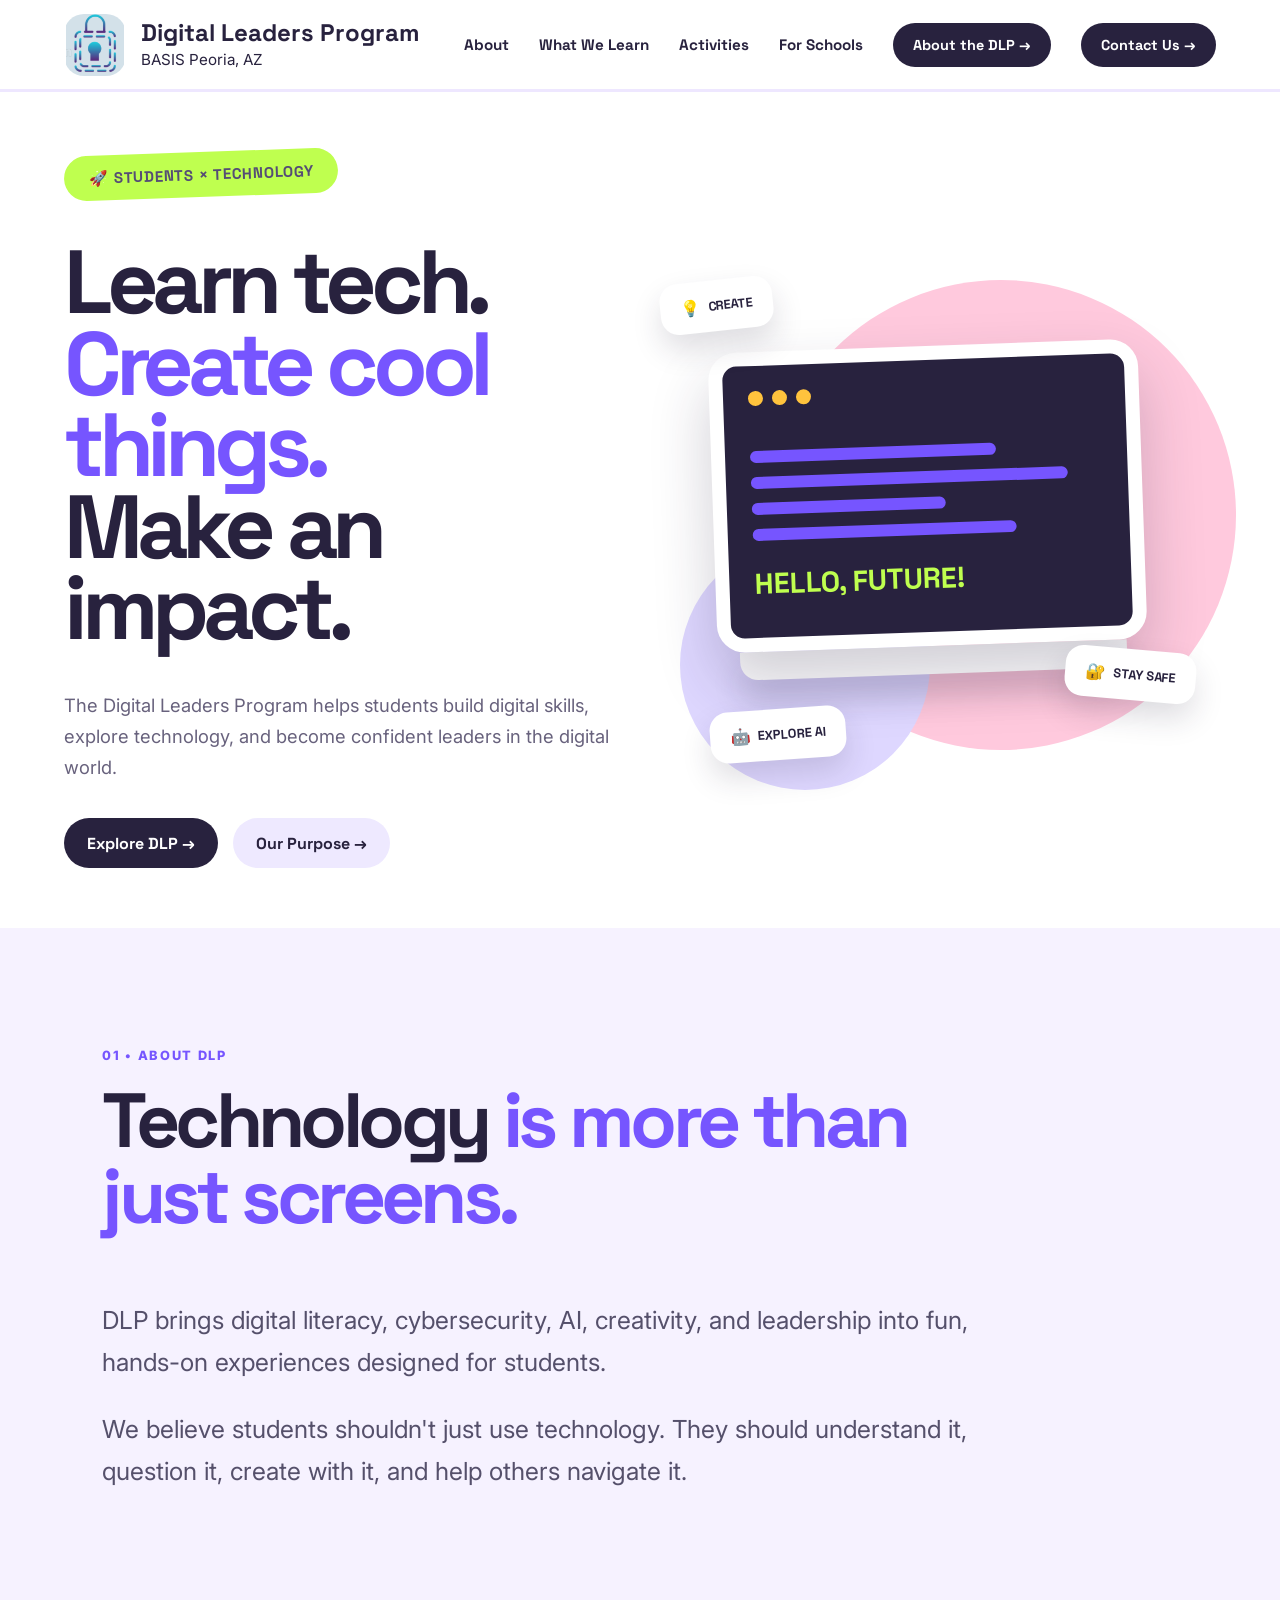
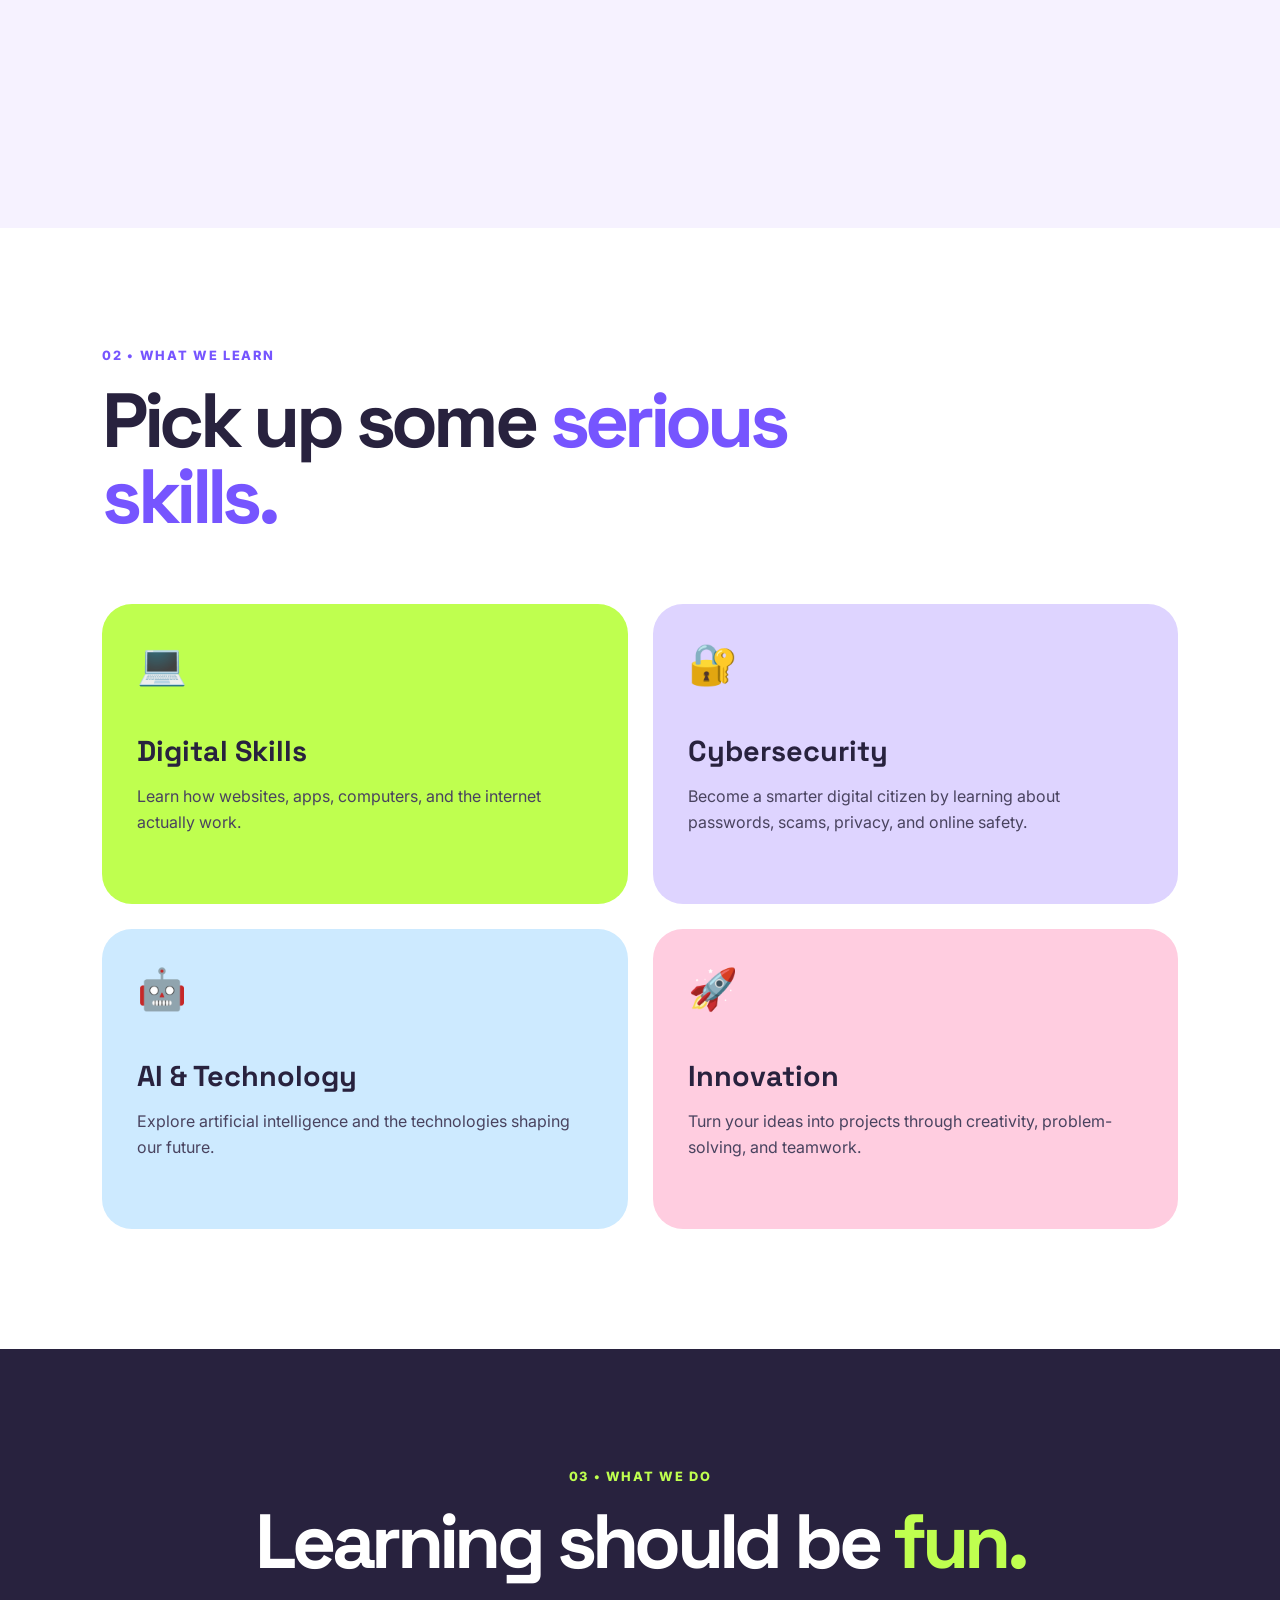
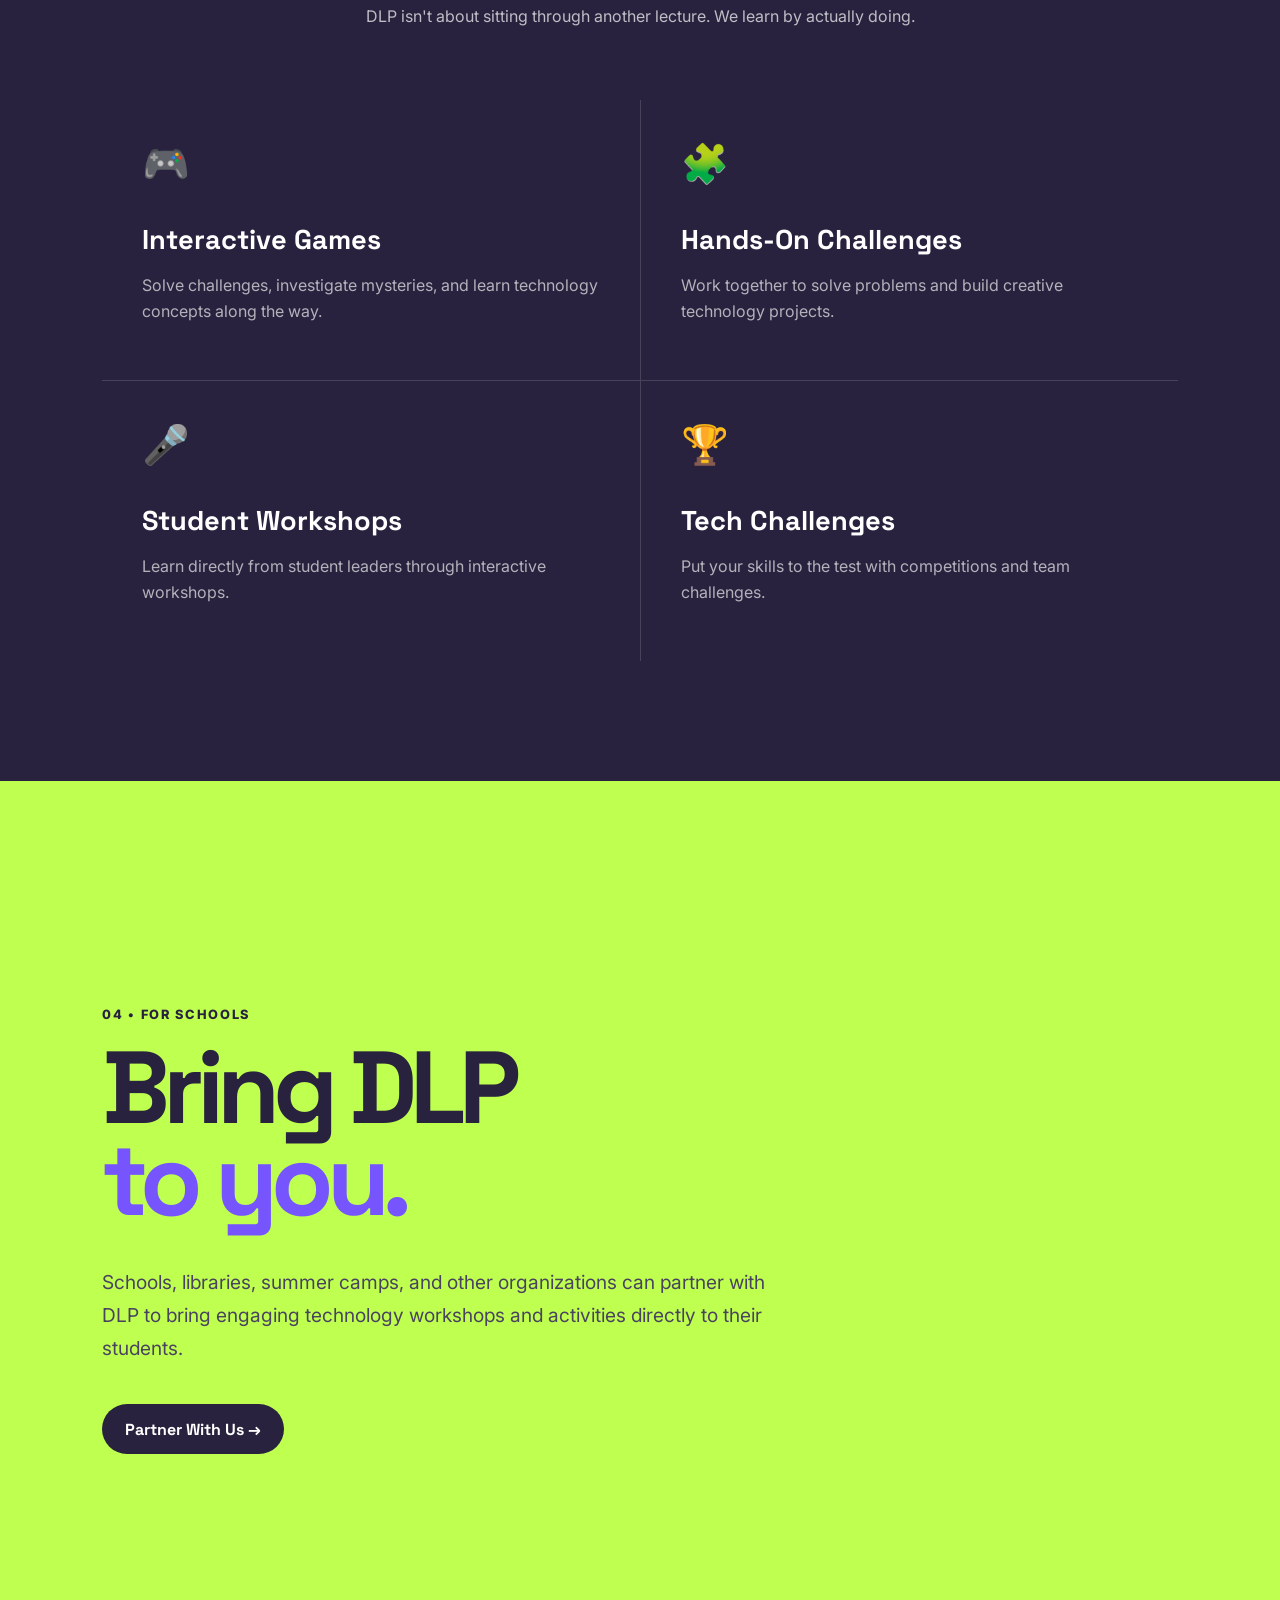
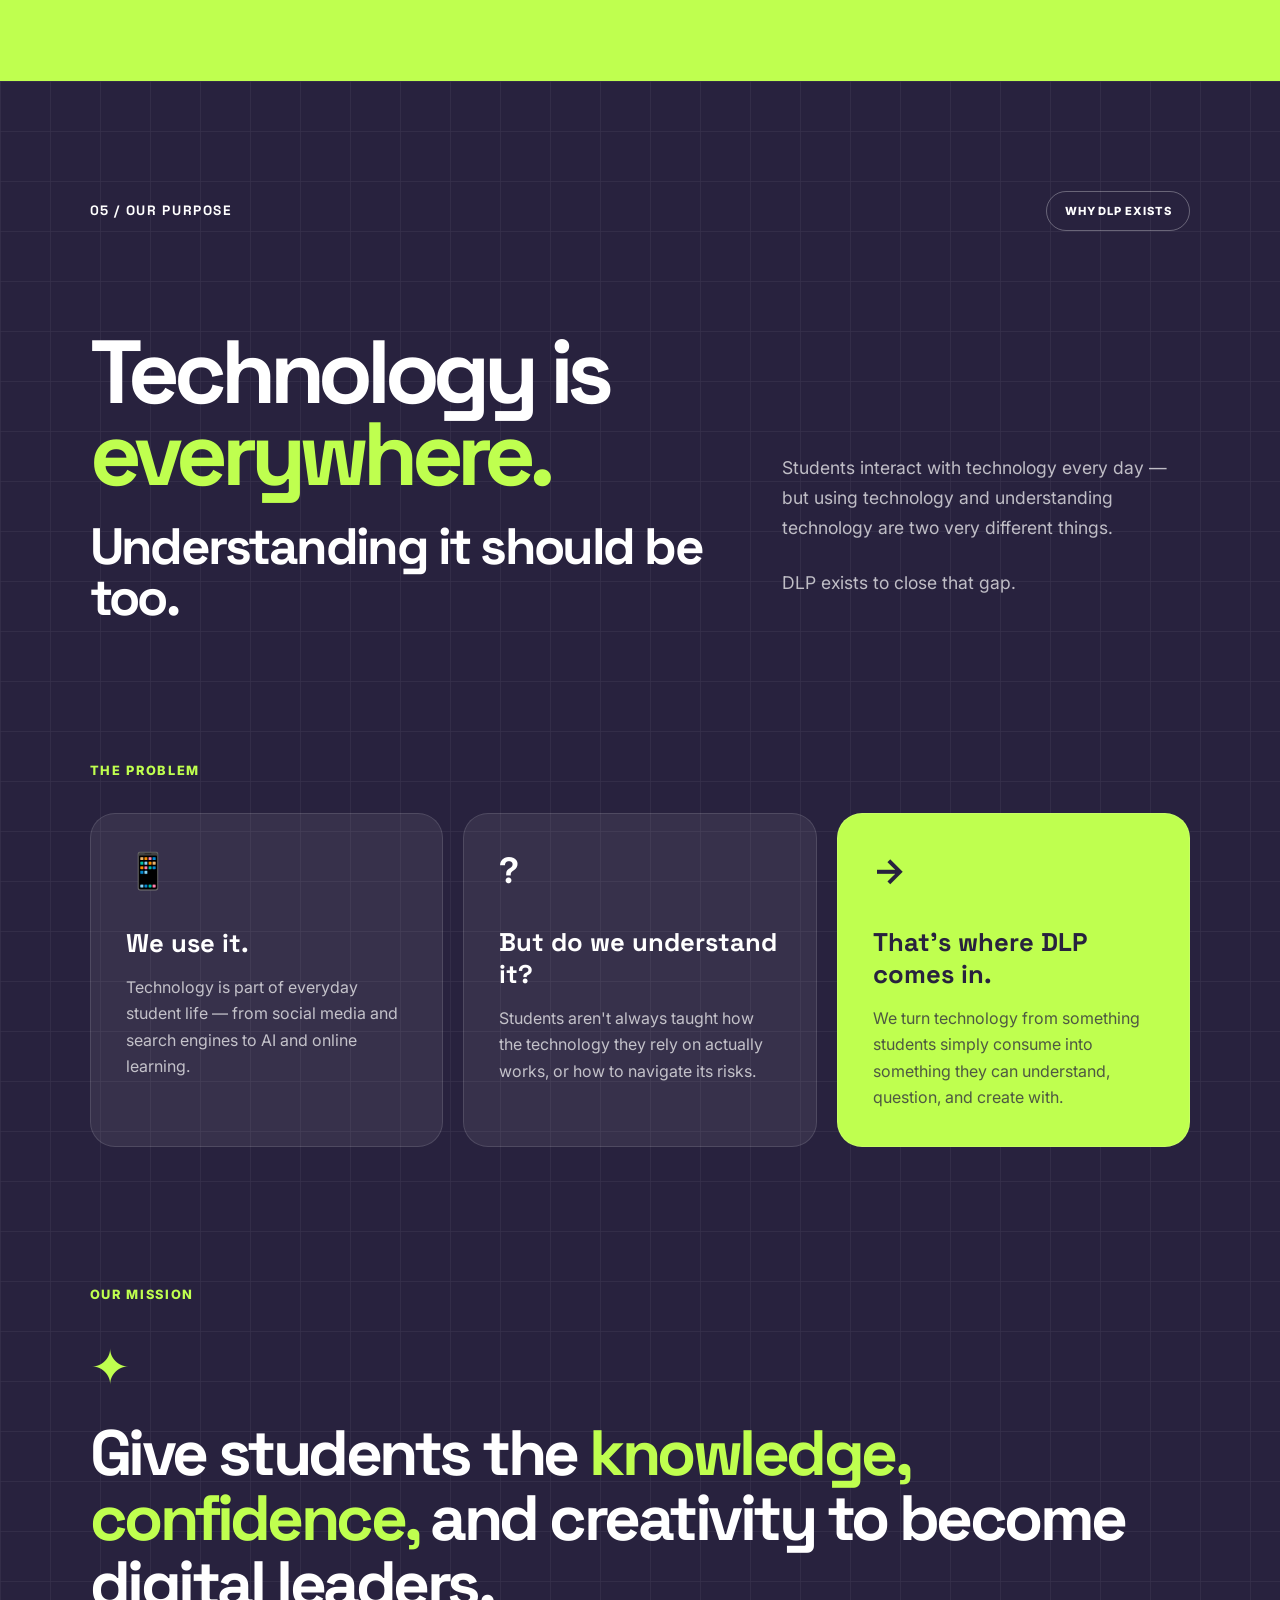
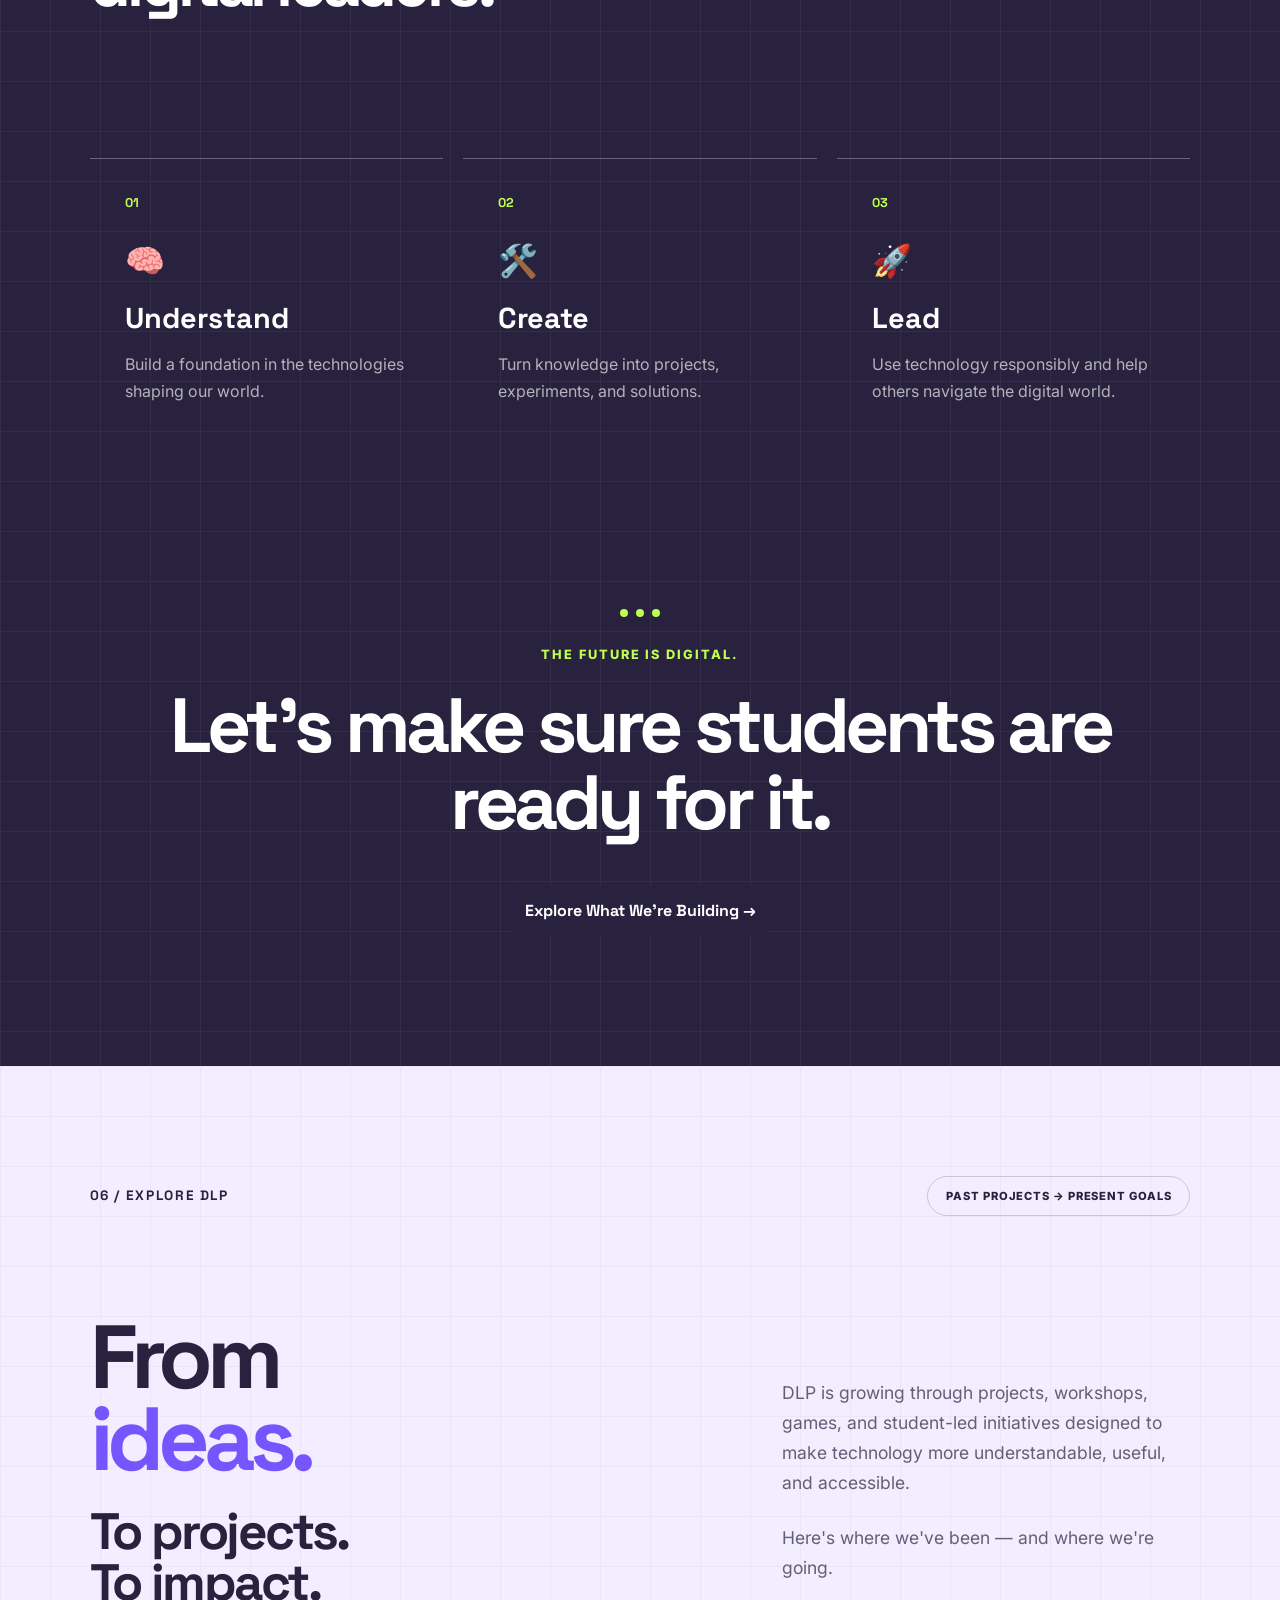
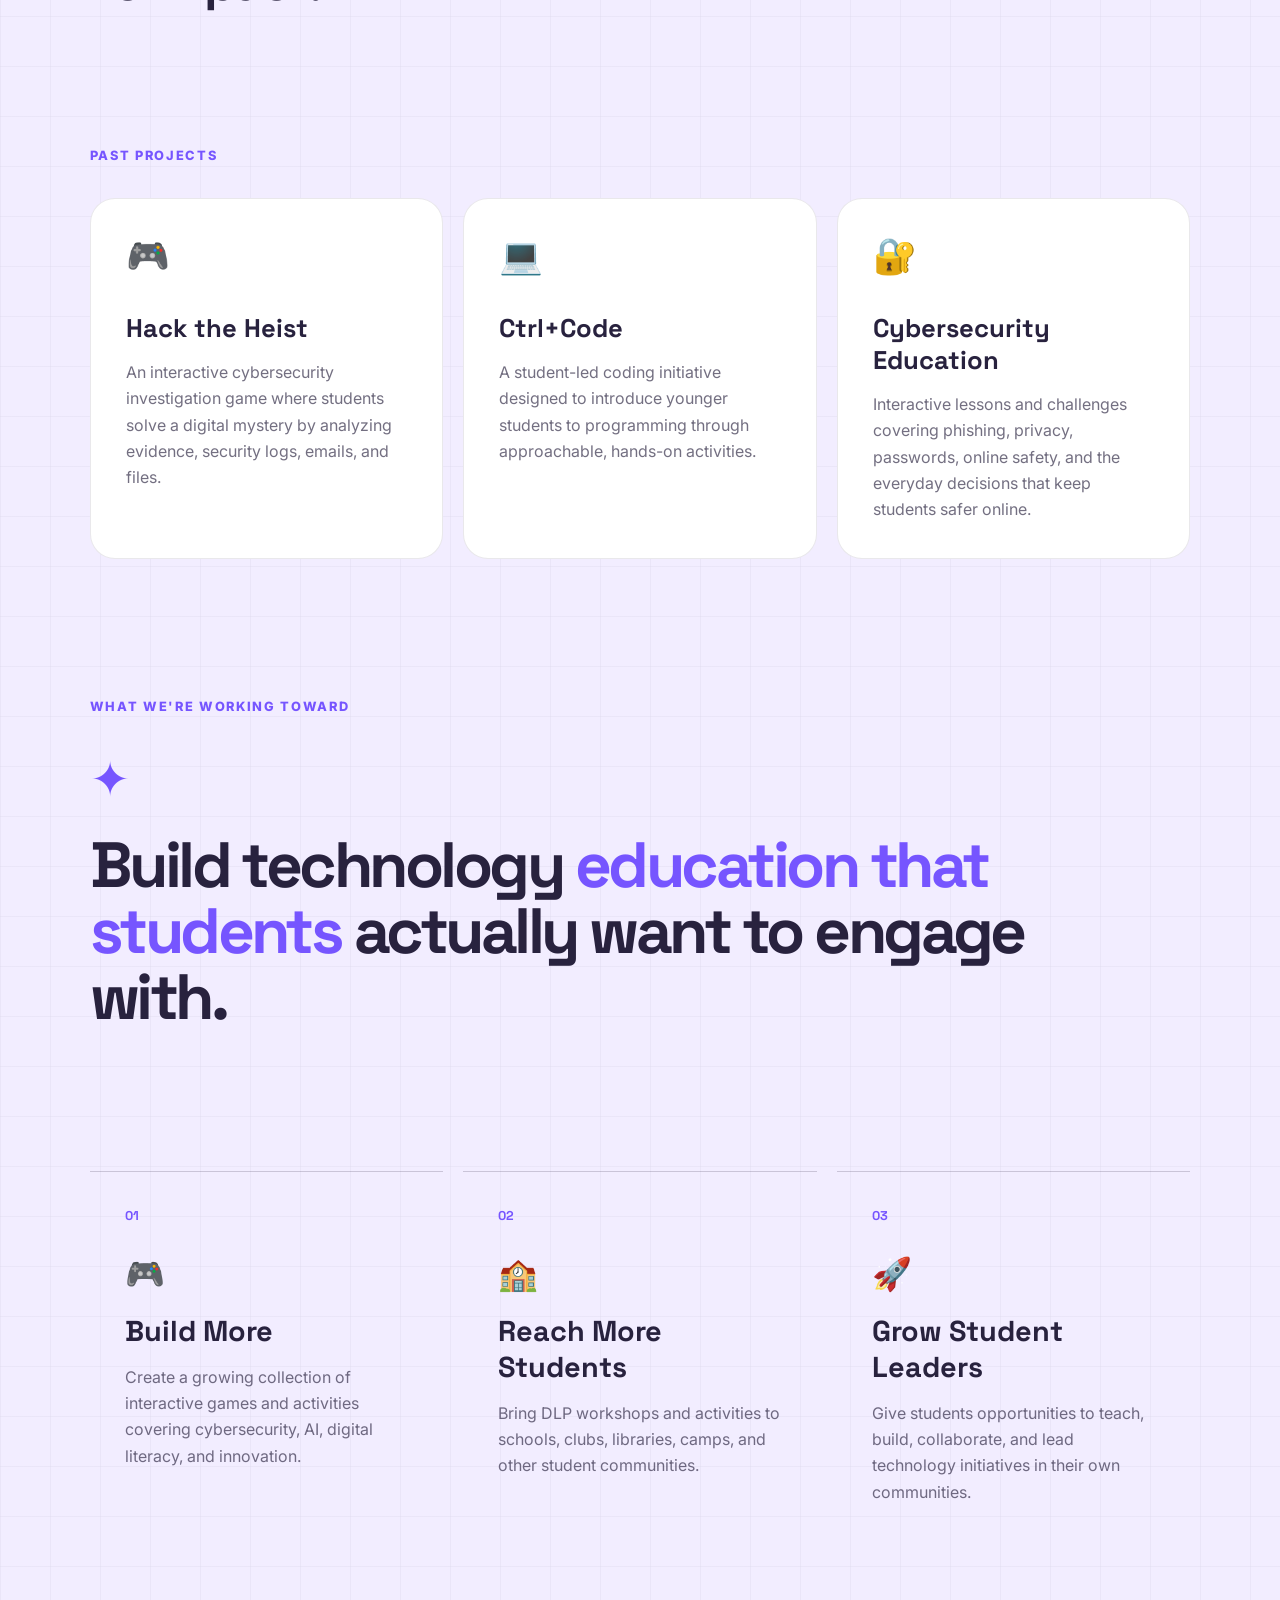
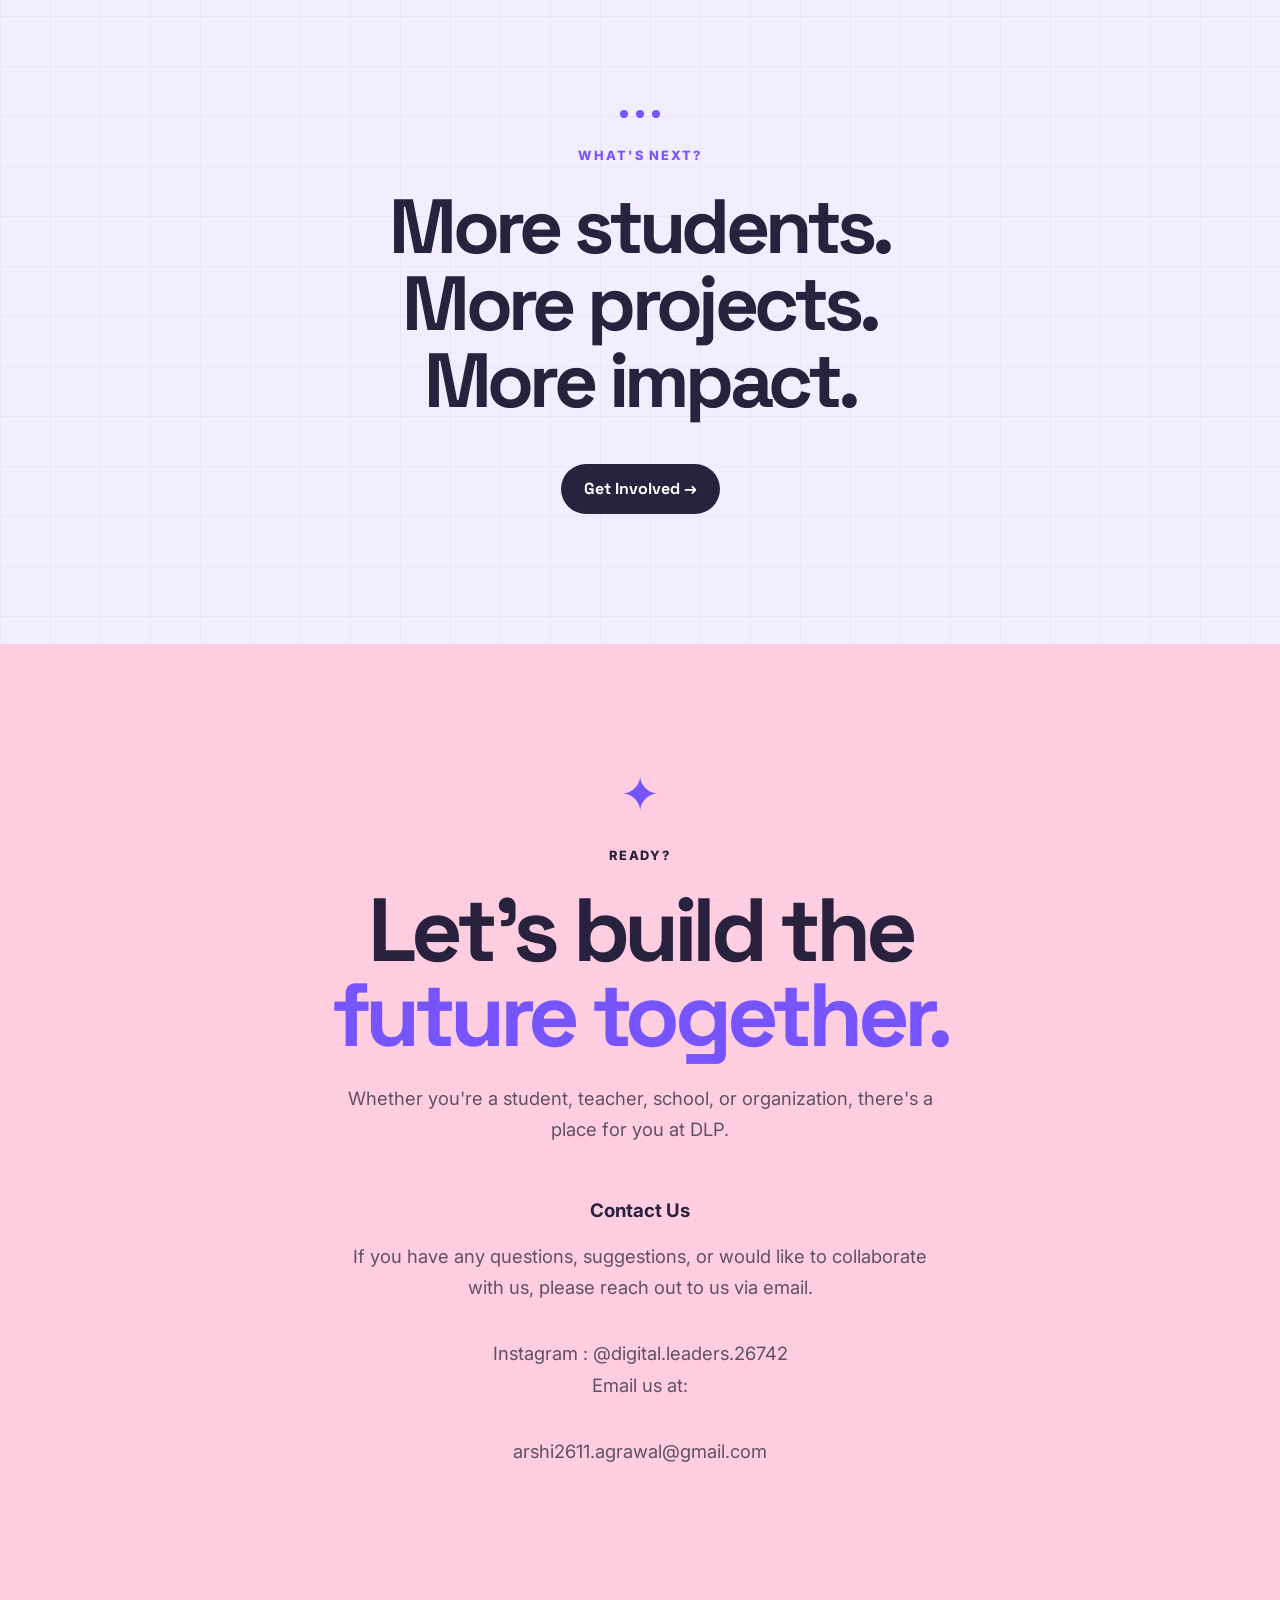
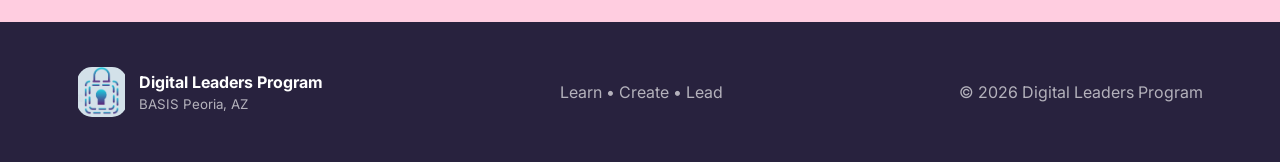
<file: index.html>
<!DOCTYPE html>
<html lang="en">
<head>
    <meta charset="UTF-8">
    <meta name="viewport" content="width=device-width, initial-scale=1.0">

    <title>DLP | Digital Leaders Program</title>

    <link rel="preconnect" href="https://fonts.googleapis.com">
    <link rel="preconnect" href="https://fonts.gstatic.com" crossorigin>

    <link
        href="https://fonts.googleapis.com/css2?family=Inter:wght@400;500;600;700;800&family=Space+Grotesk:wght@400;500;600;700&display=swap"
        rel="stylesheet"
    >

    <link rel="stylesheet" href="style.css">
</head>

<body>

<!-- =====================================================
     NAVBAR
===================================================== -->

<nav class="navbar">

    <a href="#home" class="logo">

        <img
            src="log.png"
            alt="DLP Logo"
            class="logo-circle"
        >

        <div class="logo-text">
            <strong>Digital Leaders Program</strong>
            <small>BASIS Peoria, AZ</small>
        </div>

    </a>


    <div class="nav-links">

        <a href="#about">About</a>

        <a href="#learn">What We Learn</a>

        <a href="#activities">Activities</a>

        <a href="#schools">For Schools</a>

    </div>


    <a href="#purposeScreen" class="nav-button">
        About the DLP →
    </a>
<a href="#contact" class="nav-button">
        Contact Us →
    </a>
</nav>


<!-- =====================================================
     HOME / HERO
===================================================== -->

<section id="home" class="hero">

    <div class="hero-text">

        <div class="sticker">
            🚀 STUDENTS × TECHNOLOGY
        </div>

        <h1>
            Learn tech.
            <span>Create cool things.</span>
            Make an impact.
        </h1>

        <p>
            The Digital Leaders Program helps students build
            digital skills, explore technology, and become
            confident leaders in the digital world.
        </p>

        <div class="hero-buttons">

            <a href="#exploreScreen" class="primary-button">
                Explore DLP →
            </a>

            <a href="#purposeScreen" class="secondary-button">
                Our Purpose →
            </a>

        </div>

    </div>


    <div class="hero-art">

        <div class="blob blob-one"></div>
        <div class="blob blob-two"></div>

        <div class="computer">

            <div class="screen">

                <div class="screen-top">
                    <span></span>
                    <span></span>
                    <span></span>
                </div>

                <div class="code-lines">
                    <div></div>
                    <div></div>
                    <div></div>
                    <div></div>
                </div>

                <strong>HELLO, FUTURE!</strong>

            </div>

            <div class="keyboard"></div>

        </div>


        <div class="floating-note note-one">
            💡
            <strong>CREATE</strong>
        </div>

        <div class="floating-note note-two">
            🔐
            <strong>STAY SAFE</strong>
        </div>

        <div class="floating-note note-three">
            🤖
            <strong>EXPLORE AI</strong>
        </div>

    </div>

</section>


<!-- =====================================================
     ABOUT
===================================================== -->

<section id="about" class="section about">

    <div class="section-title">

        <span>01 • ABOUT DLP</span>

        <h2>
            Technology
            <span>is more than just screens.</span>
        </h2>

    </div>


    <div class="about-content">

        <p>
            DLP brings digital literacy, cybersecurity, AI,
            creativity, and leadership into fun, hands-on
            experiences designed for students.
        </p>

        <p>
            We believe students shouldn't just use technology.
            They should understand it, question it, create with it,
            and help others navigate it.
        </p>

    </div>

</section>


<!-- =====================================================
     WHAT WE LEARN
===================================================== -->

<section id="learn" class="section learn">

    <div class="section-heading">

        <span>02 • WHAT WE LEARN</span>

        <h2>
            Pick up some
            <span>serious skills.</span>
        </h2>

    </div>


    <div class="card-grid">

        <div class="skill-card yellow">

            <div class="emoji">💻</div>

            <h3>Digital Skills</h3>

            <p>
                Learn how websites, apps, computers,
                and the internet actually work.
            </p>

        </div>


        <div class="skill-card purple">

            <div class="emoji">🔐</div>

            <h3>Cybersecurity</h3>

            <p>
                Become a smarter digital citizen by
                learning about passwords, scams,
                privacy, and online safety.
            </p>

        </div>


        <div class="skill-card blue">

            <div class="emoji">🤖</div>

            <h3>AI & Technology</h3>

            <p>
                Explore artificial intelligence and
                the technologies shaping our future.
            </p>

        </div>


        <div class="skill-card pink">

            <div class="emoji">🚀</div>

            <h3>Innovation</h3>

            <p>
                Turn your ideas into projects through
                creativity, problem-solving, and teamwork.
            </p>

        </div>

    </div>

</section>


<!-- =====================================================
     ACTIVITIES
===================================================== -->

<section id="activities" class="section activities">

    <div class="section-heading center">

        <span>03 • WHAT WE DO</span>

        <h2>
            Learning should be
            <span>fun.</span>
        </h2>

        <p>
            DLP isn't about sitting through another lecture.
            We learn by actually doing.
        </p>

    </div>


    <div class="activity-grid">

        <div class="activity">

            <div class="activity-icon">🎮</div>

            <h3>Interactive Games</h3>

            <p>
                Solve challenges, investigate mysteries,
                and learn technology concepts along the way.
            </p>

        </div>


        <div class="activity">

            <div class="activity-icon">🧩</div>

            <h3>Hands-On Challenges</h3>

            <p>
                Work together to solve problems and
                build creative technology projects.
            </p>

        </div>


        <div class="activity">

            <div class="activity-icon">🎤</div>

            <h3>Student Workshops</h3>

            <p>
                Learn directly from student leaders
                through interactive workshops.
            </p>

        </div>


        <div class="activity">

            <div class="activity-icon">🏆</div>

            <h3>Tech Challenges</h3>

            <p>
                Put your skills to the test with
                competitions and team challenges.
            </p>

        </div>

    </div>

</section>


<!-- =====================================================
     FOR SCHOOLS
===================================================== -->

<section id="schools" class="school-section">

    <div class="school-card">

        <div class="school-text">

            <span>04 • FOR SCHOOLS</span>

            <h2>
                Bring DLP
                <span>to you.</span>
            </h2>

            <p>
                Schools, libraries, summer camps, and other
                organizations can partner with DLP to bring
                engaging technology workshops and activities
                directly to their students.
            </p>

            <a href="#contact" class="primary-button">
                Partner With Us →
            </a>

        </div>

    </div>

</section>






<!-- =====================================================
     PURPOSE SCREEN
===================================================== -->

<section id="purposeScreen" class="purpose-screen">

    <div class="background-grid"></div>


    <div class="purpose-header">

        <span class="section-label">
            05 / OUR PURPOSE
        </span>

        <div class="purpose-tag">
            WHY DLP EXISTS
        </div>

    </div>


    <div class="purpose-hero">

        <div class="purpose-title">

            <h1>
                Technology is
                <span>everywhere.</span>
            </h1>

            <h2>
                Understanding it
                should be too.
            </h2>

        </div>


        <div class="purpose-intro">

            <p>
                Students interact with technology every day —
                but using technology and understanding technology
                are two very different things.
            </p>

            <p>
                DLP exists to close that gap.
            </p>

        </div>

    </div>


    <!-- PROBLEM -->

    <div class="purpose-problem">

        <div class="problem-label">
            THE PROBLEM
        </div>


        <div class="problem-grid">

            <div class="problem-card">

                <div class="problem-icon">
                    📱
                </div>

                <h3>
                    We use it.
                </h3>

                <p>
                    Technology is part of everyday student life —
                    from social media and search engines to AI
                    and online learning.
                </p>

            </div>


            <div class="problem-card">

                <div class="problem-icon">
                    ?
                </div>

                <h3>
                    But do we understand it?
                </h3>

                <p>
                    Students aren't always taught how the
                    technology they rely on actually works,
                    or how to navigate its risks.
                </p>

            </div>


            <div class="problem-card highlight">

                <div class="problem-icon">
                    →
                </div>

                <h3>
                    That's where DLP comes in.
                </h3>

                <p>
                    We turn technology from something students
                    simply consume into something they can
                    understand, question, and create with.
                </p>

            </div>

        </div>

    </div>


    <!-- MISSION -->

    <div class="mission-section">

        <div class="mission-label">
            OUR MISSION
        </div>


        <div class="mission-content">

            <div class="mission-mark">
                ✦
            </div>

            <h2>
                Give students the
                <span>knowledge, confidence,</span>
                and creativity to become
                digital leaders.
            </h2>

        </div>

    </div>


    <!-- PILLARS -->

    <div class="purpose-pillars">

        <div class="pillar">

            <div class="pillar-number">
                01
            </div>

            <div class="pillar-icon">
                🧠
            </div>

            <h3>
                Understand
            </h3>

            <p>
                Build a foundation in the technologies
                shaping our world.
            </p>

        </div>


        <div class="pillar">

            <div class="pillar-number">
                02
            </div>

            <div class="pillar-icon">
                🛠️
            </div>

            <h3>
                Create
            </h3>

            <p>
                Turn knowledge into projects,
                experiments, and solutions.
            </p>

        </div>


        <div class="pillar">

            <div class="pillar-number">
                03
            </div>

            <div class="pillar-icon">
                🚀
            </div>

            <h3>
                Lead
            </h3>

            <p>
                Use technology responsibly and
                help others navigate the digital world.
            </p>

        </div>

    </div>


    <!-- FINAL -->

    <div class="purpose-final">

        <div class="final-decoration">
            <span></span>
            <span></span>
            <span></span>
        </div>

        <p>
            THE FUTURE IS DIGITAL.
        </p>

        <h2>
            Let's make sure
            students are ready for it.
        </h2>

        <a href="#exploreScreen" class="primary-button">
            Explore What We're Building →
        </a>

    </div>

</section>


<!-- =====================================================
     EXPLORE SCREEN
===================================================== -->

<section id="exploreScreen" class="explore-screen">

    <div class="background-grid"></div>


    <div class="purpose-header">

        <span class="section-label">
            06 / EXPLORE DLP
        </span>

        <div class="purpose-tag">
            PAST PROJECTS → PRESENT GOALS
        </div>

    </div>


    <!-- EXPLORE HERO -->

    <div class="purpose-hero">

        <div class="purpose-title">

            <h1>
                From
                <span>ideas.</span>
            </h1>

            <h2>
                To projects.
                <br>
                To impact.
            </h2>

        </div>


        <div class="purpose-intro">

            <p>
                DLP is growing through projects, workshops,
                games, and student-led initiatives designed
                to make technology more understandable,
                useful, and accessible.
            </p>

            <p>
                Here's where we've been — and where we're going.
            </p>

        </div>

    </div>


    <!-- PAST PROJECTS -->

    <div class="purpose-problem">

        <div class="problem-label">
            PAST PROJECTS
        </div>


        <div class="problem-grid">

            <div class="problem-card">

                <div class="problem-icon">
                    🎮
                </div>

                <h3>
                    Hack the Heist
                </h3>

                <p>
                    An interactive cybersecurity investigation
                    game where students solve a digital mystery
                    by analyzing evidence, security logs,
                    emails, and files.
                </p>

            </div>


            <div class="problem-card">

                <div class="problem-icon">
                    💻
                </div>

                <h3>
                    Ctrl+Code
                </h3>

                <p>
                    A student-led coding initiative designed
                    to introduce younger students to programming
                    through approachable, hands-on activities.
                </p>

            </div>


            <div class="problem-card ">

                <div class="problem-icon">
                    🔐
                </div>

                <h3>
                    Cybersecurity Education
                </h3>

                <p>
                    Interactive lessons and challenges covering
                    phishing, privacy, passwords, online safety,
                    and the everyday decisions that keep students
                    safer online.
                </p>

            </div>

        </div>

    </div>


    <!-- CURRENT GOALS -->

    <div class="mission-section">

        <div class="mission-label">
            WHAT WE'RE WORKING TOWARD
        </div>


        <div class="mission-content">

            <div class="mission-mark">
                ✦
            </div>

            <h2>
                Build technology
                <span>education that students</span>
                actually want to engage with.
            </h2>

        </div>

    </div>


    <!-- GOALS -->

    <div class="purpose-pillars">

        <div class="pillar">

            <div class="pillar-number">
                01
            </div>

            <div class="pillar-icon">
                🎮
            </div>

            <h3>
                Build More
            </h3>

            <p>
                Create a growing collection of interactive
                games and activities covering cybersecurity,
                AI, digital literacy, and innovation.
            </p>

        </div>


        <div class="pillar">

            <div class="pillar-number">
                02
            </div>

            <div class="pillar-icon">
                🏫
            </div>

            <h3>
                Reach More Students
            </h3>

            <p>
                Bring DLP workshops and activities to schools,
                clubs, libraries, camps, and other student
                communities.
            </p>

        </div>


        <div class="pillar">

            <div class="pillar-number">
                03
            </div>

            <div class="pillar-icon">
                🚀
            </div>

            <h3>
                Grow Student Leaders
            </h3>

            <p>
                Give students opportunities to teach, build,
                collaborate, and lead technology initiatives
                in their own communities.
            </p>

        </div>

    </div>


    <!-- WHAT'S NEXT -->

    <div class="purpose-final">

        <div class="final-decoration">
            <span></span>
            <span></span>
            <span></span>
        </div>

        <p>
            WHAT'S NEXT?
        </p>

        <h2>
            More students.
            <br>
            More projects.
            <br>
            More impact.
        </h2>

        <a href="#contact" class="primary-button">
            Get Involved →
        </a>

    </div>

</section>
<!-- =====================================================
     JOIN
===================================================== -->

<!-- =====================================================
     CONTACT
===================================================== -->

<section id="contact" class="join">

    <div class="join-star">✦</div>

    <span>READY?</span>

    <h2>
        Let's build the
        <br>
        <span>future together.</span>
    </h2>

    <p>
        Whether you're a student, teacher, school,
        or organization, there's a place for you at DLP.
    </p>

    <div class="contact-info">

        <h3>Contact Us</h3>

        <p>
            If you have any questions, suggestions, or
            would like to collaborate with us, please
            reach out to us via email.
        </p>
        
        <p>
            Instagram : @digital.leaders.26742
            <br> 
            Email us at:
        </p>

        <p>
            <a href="mailto:arshi2611.agrawal@gmail.com">
                arshi2611.agrawal@gmail.com
                
            </a>
            <br>
            
        </p>

    </div>

</section>

<!-- =====================================================
     FOOTER
===================================================== -->

<footer>

    <div class="footer-logo">

        <img
            src="log.png"
            alt="DLP Logo"
            class="footer-logo-image"
        >

        <div>
            <strong>Digital Leaders Program</strong>
            <small>BASIS Peoria, AZ</small>
        </div>

    </div>


    <p>
        Learn • Create • Lead
    </p>


    <p>
        © 2026 Digital Leaders Program
    </p>

</footer>


<script src="script.js"></script>

</body>
</html>
</file>
<file: style.css>
/* =========================================================
   DLP — DIGITAL LEADERS PROGRAM
   ========================================================= */

* {
    box-sizing: border-box;
}

html {
    scroll-behavior: smooth;
    scroll-padding-top: 90px;
}

body {
    margin: 0;
    padding: 0;

    width: 100%;
    min-width: 320px;

    overflow-x: hidden;

    font-family: "Inter", sans-serif;
    color: #28223e;
    background: #ffffff;
}

a {
    color: inherit;
    text-decoration: none;
}

button,
a {
    -webkit-tap-highlight-color: transparent;
}


/* =========================================================
   NAVBAR
   ========================================================= */

.navbar {
    width: 100%;
    height: 92px;

    padding: 0 5%;

    display: flex;
    align-items: center;
    justify-content: space-between;

    gap: 30px;

    position: sticky;
    top: 0;

    z-index: 1000;

    background: rgba(255, 255, 255, 0.96);

    border-bottom: 3px solid #eee7ff;

    backdrop-filter: blur(12px);
}

.logo {
    display: flex;
    align-items: center;

    gap: 15px;

    flex-shrink: 0;
}

.logo-circle {
    width: 62px;
    height: 62px;

    object-fit: contain;

    border-radius: 20px;
}

.logo-text {
    display: flex;
    flex-direction: column;
}

.logo strong {
    font-family: "Space Grotesk", sans-serif;

    font-size: 1.5rem;
    line-height: 1.1;

    white-space: nowrap;
}

.logo small {
    margin-top: 4px;

    font-size: 0.95rem;
}

.nav-links {
    display: flex;
    align-items: center;

    gap: 30px;

    margin-left: auto;
}

.nav-links a {
    font-family: "Space Grotesk", sans-serif;

    font-weight: 700;

    font-size: 0.95rem;

    transition:
        color 0.2s ease,
        transform 0.2s ease;
}

.nav-links a:hover {
    color: #7655ff;
    transform: translateY(-2px);
}

.nav-button {
    flex-shrink: 0;

    padding: 13px 20px;

    border-radius: 999px;

    background: #28223e;
    color: white;

    font-family: "Space Grotesk", sans-serif;

    font-size: 0.9rem;
    font-weight: 700;

    transition:
        transform 0.2s ease,
        background 0.2s ease;
}

.nav-button:hover {
    transform: translateY(-3px);
    background: #7655ff;
}


/* =========================================================
   HERO
   ========================================================= */

.hero {
    width: 100%;
    min-height: calc(100vh - 92px);

    padding: 60px 5%;

    display: grid;
    grid-template-columns: minmax(0, 1fr) minmax(0, 1fr);

    align-items: center;

    position: relative;

    overflow: hidden;

    background: white;
}

.hero-text {
    width: 100%;

    max-width: 700px;

    position: relative;

    z-index: 10;
}

.sticker {
    display: inline-block;

    padding: 13px 25px;

    margin-bottom: 45px;

    border-radius: 999px;

    background: #bfff4f;

    color: #554d75;

    font-family: "Space Grotesk", sans-serif;

    font-weight: 800;

    font-size: 0.95rem;

    letter-spacing: 0.05em;

    transform: rotate(-2deg);
}

.hero h1 {
    margin: 0;

    font-family: "Space Grotesk", sans-serif;

    font-size: clamp(4rem, 7vw, 7.5rem);

    line-height: 0.91;

    letter-spacing: -0.07em;

    color: #28223e;
}

.hero h1 span {
    display: block;

    color: #7655ff;
}

.hero-text > p {
    max-width: 600px;

    margin: 40px 0 0;

    font-size: 1.15rem;

    line-height: 1.7;

    color: #68627d;
}

.hero-buttons {
    display: flex;

    flex-wrap: wrap;

    gap: 15px;

    margin-top: 35px;
}


/* =========================================================
   BUTTONS
   ========================================================= */

.primary-button,
.secondary-button {
    display: inline-flex;

    align-items: center;
    justify-content: center;

    min-height: 50px;

    padding: 14px 23px;

    border-radius: 999px;

    font-family: "Space Grotesk", sans-serif;

    font-weight: 700;

    cursor: pointer;

    transition:
        transform 0.2s ease,
        box-shadow 0.2s ease,
        background 0.2s ease;
}

.primary-button {
    background: #28223e;
    color: white;
}

.primary-button:hover {
    transform: translateY(-4px);

    box-shadow:
        0 12px 25px rgba(40, 34, 62, 0.18);
}

.secondary-button {
    background: #eee9ff;
    color: #28223e;
}

.secondary-button:hover {
    transform: translateY(-4px);

    background: #dfd6ff;
}


/* =========================================================
   HERO ART
   ========================================================= */

.hero-art {
    width: 100%;
    min-height: 620px;

    position: relative;

    display: flex;
    align-items: center;
    justify-content: center;
}

.blob {
    position: absolute;

    border-radius: 50%;
}

.blob-one {
    width: 470px;
    height: 470px;

    right: -20px;
    top: 80px;

    background: #ffc9dd;
}

.blob-two {
    width: 250px;
    height: 250px;

    left: 40px;
    bottom: 30px;

    background: #ded7ff;
}

.computer {
    width: 430px;

    position: relative;

    z-index: 5;

    transform: rotate(-2deg);
}
#contact-screen {  width: 100%;
    height: 300px;

    padding: 25px;

    border: 14px solid white;

    border-radius: 28px;

    background: #28223e;

    box-shadow:
        0 30px 60px rgba(40, 34, 62, 0.22);

    position: relative;

    overflow: hidden;
}
.screen {
    width: 100%;
    height: 300px;

    padding: 25px;

    border: 14px solid white;

    border-radius: 28px;

    background: #28223e;

    box-shadow:
        0 30px 60px rgba(40, 34, 62, 0.22);

    position: relative;

    overflow: hidden;
}

.screen-top {
    display: flex;

    gap: 9px;
}

.screen-top span {
    width: 15px;
    height: 15px;

    border-radius: 50%;

    background: #ffc33d;
}

.code-lines {
    margin-top: 45px;
}

.code-lines div {
    height: 12px;

    margin-bottom: 14px;

    border-radius: 20px;

    background: #7655ff;
}

.code-lines div:nth-child(1) {
    width: 70%;
}

.code-lines div:nth-child(2) {
    width: 90%;
}

.code-lines div:nth-child(3) {
    width: 55%;
}

.code-lines div:nth-child(4) {
    width: 75%;
}

.screen strong {
    display: block;

    margin-top: 25px;

    color: #bfff4f;

    font-family: "Space Grotesk", sans-serif;

    font-size: 1.8rem;
}

.keyboard {
    width: 90%;
    height: 28px;

    margin: 0 auto;

    border-radius: 0 0 18px 18px;

    background: white;

    box-shadow:
        0 20px 30px rgba(40, 34, 62, 0.18);
}

.floating-note {
    position: absolute;

    z-index: 10;

    padding: 15px 20px;

    border-radius: 18px;

    background: white;

    box-shadow:
        0 15px 30px rgba(40, 34, 62, 0.15);

    display: flex;

    align-items: center;

    gap: 8px;

    font-family: "Space Grotesk", sans-serif;
}

.floating-note strong {
    font-size: 0.8rem;
}

.note-one {
    top: 80px;
    left: 20px;

    transform: rotate(-6deg);
}

.note-two {
    right: 20px;
    bottom: 120px;

    transform: rotate(5deg);
}

.note-three {
    left: 70px;
    bottom: 60px;

    transform: rotate(-4deg);
}


/* =========================================================
   GENERAL SECTIONS
   ========================================================= */

.section {
    width: 100%;
    min-height: 100vh;

    padding: 120px 8%;

    position: relative;
}

.section-title > span,
.section-heading > span {
    display: block;

    margin-bottom: 20px;

    font-size: 0.8rem;

    font-weight: 800;

    letter-spacing: 0.13em;

    color: #7655ff;
}

.section-title h2,
.section-heading h2 {
    max-width: 850px;

    margin: 0;

    font-family: "Space Grotesk", sans-serif;

    font-size: clamp(3rem, 6vw, 6rem);

    line-height: 0.98;

    letter-spacing: -0.06em;
}

.section-title h2 span,
.section-heading h2 span {
    color: #7655ff;
}


/* =========================================================
   ABOUT
   ========================================================= */

.about {
    background: #f6f2ff;
}

.about-content {
    max-width: 900px;

    margin-top: 65px;
}

.about-content p {
    margin: 0 0 25px;

    font-size: clamp(1.2rem, 2vw, 1.55rem);

    line-height: 1.7;

    color: #55506b;
}


/* =========================================================
   LEARN
   ========================================================= */

.learn {
    background: white;
}

.card-grid {
    max-width: 1200px;

    margin: 70px auto 0;

    display: grid;

    grid-template-columns: repeat(2, minmax(0, 1fr));

    gap: 25px;
}

.skill-card {
    min-height: 300px;

    padding: 35px;

    border-radius: 30px;

    position: relative;

    overflow: hidden;

    transition:
        transform 0.25s ease;
}

.skill-card:hover {
    transform: translateY(-7px);
}

.skill-card.yellow {
    background: #bfff4f;
}

.skill-card.purple {
    background: #ded4ff;
}

.skill-card.blue {
    background: #cdeaff;
}

.skill-card.pink {
    background: #ffcde0;
}

.emoji {
    font-size: 2.5rem;

    margin-bottom: 45px;
}

.skill-card h3 {
    margin: 0 0 15px;

    font-family: "Space Grotesk", sans-serif;

    font-size: 1.8rem;
}

.skill-card p {
    max-width: 500px;

    margin: 0;

    line-height: 1.6;

    color: #49435f;
}


/* =========================================================
   ACTIVITIES
   ========================================================= */

.activities {
    background: #28223e;

    color: white;
}

.section-heading.center {
    text-align: center;
}

.section-heading.center h2 {
    margin-left: auto;
    margin-right: auto;
}

.section-heading.center > p {
    max-width: 600px;

    margin: 25px auto 0;

    color: rgba(255,255,255,0.7);

    line-height: 1.6;
}

.activities .section-heading > span {
    color: #bfff4f;
}

.activities .section-heading h2 span {
    color: #bfff4f;
}

.activity-grid {
    max-width: 1200px;

    margin: 70px auto 0;

    display: grid;

    grid-template-columns: repeat(2, minmax(0, 1fr));

    gap: 1px;

    background: rgba(255,255,255,0.15);
}

.activity {
    min-height: 280px;

    padding: 40px;

    background: #28223e;
}

.activity-icon {
    font-size: 2.4rem;

    margin-bottom: 35px;
}

.activity h3 {
    margin: 0 0 15px;

    font-family: "Space Grotesk", sans-serif;

    font-size: 1.7rem;
}

.activity p {
    max-width: 500px;

    margin: 0;

    color: rgba(255,255,255,0.65);

    line-height: 1.65;
}


/* =========================================================
   SCHOOLS
   ========================================================= */

.school-section {
    width: 100%;
    min-height: 100vh;

    padding: 120px 8%;

    display: flex;
    align-items: center;

    background: #bfff4f;
}

.school-card {
    width: 100%;

    max-width: 1200px;

    margin: auto;
}

.school-text {
    max-width: 850px;
}

.school-text > span {
    display: block;

    margin-bottom: 20px;

    font-size: 0.8rem;

    font-weight: 800;

    letter-spacing: 0.13em;
}

.school-text h2 {
    margin: 0;

    font-family: "Space Grotesk", sans-serif;

    font-size: clamp(4rem, 8vw, 8rem);

    line-height: 0.9;

    letter-spacing: -0.07em;
}

.school-text h2 span {
    display: block;

    color: #7655ff;
}

.school-text p {
    max-width: 700px;

    margin: 40px 0;

    font-size: 1.2rem;

    line-height: 1.7;

    color: #49435f;
}


/* =========================================================
   JOIN
   ========================================================= */

.join {
    width: 100%;
    min-height: 100vh;

    padding: 120px 8%;

    display: flex;
    flex-direction: column;

    align-items: center;
    justify-content: center;

    text-align: center;

    background: #ffcde0;
}

.join-star {
    margin-bottom: 25px;

    font-size: 3rem;

    color: #7655ff;
}

.join > span {
    font-size: 0.8rem;

    font-weight: 800;

    letter-spacing: 0.15em;
}

.join h2 {
    margin: 25px 0;

    font-family: "Space Grotesk", sans-serif;

    font-size: clamp(3.5rem, 7vw, 7rem);

    line-height: 0.95;

    letter-spacing: -0.06em;
}

.join h2 span {
    color: #7655ff;
}

.join p {
    max-width: 600px;

    margin: 0 0 35px;

    font-size: 1.15rem;

    line-height: 1.7;

    color: #5e5260;
}


/* =========================================================
   PURPOSE + EXPLORE COMMON
========================================================= */

.purpose-screen,
.explore-screen {
    width: 100%;

    min-height: 100vh;

    padding: 110px 7% 130px;

    position: relative;

    overflow: hidden;
}

.purpose-screen {
    background: #28223e;

    color: white;
}

.explore-screen {
    background: #f2edff;

    color: #28223e;
}

.background-grid {
    position: absolute;

    inset: 0;

    pointer-events: none;

    opacity: 0.07;

    background-image:
        linear-gradient(
            rgba(255,255,255,0.7) 1px,
            transparent 1px
        ),
        linear-gradient(
            90deg,
            rgba(255,255,255,0.7) 1px,
            transparent 1px
        );

    background-size: 50px 50px;
}

.explore-screen .background-grid {
    opacity: 0.12;

    background-image:
        linear-gradient(
            rgba(40,34,62,0.3) 1px,
            transparent 1px
        ),
        linear-gradient(
            90deg,
            rgba(40,34,62,0.3) 1px,
            transparent 1px
        );
}

.purpose-screen > *:not(.background-grid),
.explore-screen > *:not(.background-grid) {
    position: relative;

    z-index: 2;
}

.purpose-header {
    width: 100%;

    max-width: 1250px;

    margin: 0 auto 100px;

    display: flex;

    align-items: center;

    justify-content: space-between;

    gap: 30px;
}

.section-label {
    font-family: "Space Grotesk", sans-serif;

    font-size: 0.85rem;

    font-weight: 800;

    letter-spacing: 0.12em;
}

.purpose-tag {
    padding: 12px 18px;

    border: 1px solid rgba(255,255,255,0.3);

    border-radius: 999px;

    font-size: 0.7rem;

    font-weight: 800;

    letter-spacing: 0.08em;
}

.explore-screen .purpose-tag {
    border-color: rgba(40,34,62,0.2);
}


/* =========================================================
   PURPOSE / EXPLORE HERO
   ========================================================= */

.purpose-hero {
    width: 100%;

    max-width: 1250px;

    margin: 0 auto 140px;

    display: grid;

    grid-template-columns: minmax(0, 1.2fr) minmax(280px, 0.8fr);

    gap: 80px;

    align-items: end;
}

.purpose-title h1,
.purpose-title h2 {
    margin: 0;

    font-family: "Space Grotesk", sans-serif;
}

.purpose-title h1 {
    font-size: clamp(3.5rem, 7vw, 7rem);

    line-height: 0.92;

    letter-spacing: -0.07em;
}

.purpose-title h1 span {
    display: block;

    color: #bfff4f;
}

.explore-screen .purpose-title h1 span {
    color: #7655ff;
}

.purpose-title h2 {
    margin-top: 25px;

    font-size: clamp(2rem, 4vw, 4rem);

    line-height: 1;

    letter-spacing: -0.05em;
}

.purpose-intro {
    font-size: 1.1rem;

    line-height: 1.7;

    color: rgba(255,255,255,0.7);
}

.explore-screen .purpose-intro {
    color: rgba(40,34,62,0.7);
}

.purpose-intro p {
    margin: 0 0 25px;
}


/* =========================================================
   PROBLEM / PROJECTS
   ========================================================= */

.purpose-problem {
    width: 100%;

    max-width: 1250px;

    margin: 0 auto 140px;
}

.problem-label,
.mission-label {
    margin-bottom: 35px;

    font-size: 0.8rem;

    font-weight: 800;

    letter-spacing: 0.13em;

    color: #bfff4f;
}

.explore-screen .problem-label,
.explore-screen .mission-label {
    color: #7655ff;
}

.problem-grid {
    width: 100%;

    display: grid;

    grid-template-columns: repeat(3, minmax(0, 1fr));

    gap: 20px;
}

.problem-card {
    min-height: 320px;

    padding: 35px;

    border-radius: 25px;

    background: rgba(255,255,255,0.07);

    border: 1px solid rgba(255,255,255,0.12);

    transition:
        transform 0.25s ease,
        background 0.25s ease;
}

.problem-card:hover {
    transform: translateY(-7px);

    background: rgba(255,255,255,0.11);
}

.problem-card.highlight {
    background: #bfff4f;

    color: #28223e;
}

.explore-screen .problem-card {
    background: white;

    border-color: rgba(40,34,62,0.1);
}

.explore-screen .problem-card:hover {
    background: #ffffff;

    box-shadow:
        0 15px 35px rgba(40,34,62,0.08);
}

.explore-screen .problem-card.highlight {
    background: #bfff4f;
}

.problem-icon {
    margin-bottom: 35px;

    font-size: 2.2rem;

    font-weight: 700;
}

.problem-card h3 {
    margin: 0 0 15px;

    font-family: "Space Grotesk", sans-serif;

    font-size: 1.6rem;
}

.problem-card p {
    margin: 0;

    line-height: 1.65;

    color: rgba(255,255,255,0.7);
}

.problem-card.highlight p {
    color: rgba(40,34,62,0.75);
}

.explore-screen .problem-card p {
    color: rgba(40,34,62,0.65);
}


/* =========================================================
   MISSION
   ========================================================= */

.mission-section {
    width: 100%;

    max-width: 1250px;

    margin: 0 auto 140px;
}

.mission-content {
    max-width: 1050px;
}

.mission-mark {
    margin-bottom: 25px;

    font-size: 3rem;

    color: #bfff4f;
}

.explore-screen .mission-mark {
    color: #7655ff;
}

.mission-content h2 {
    margin: 0;

    font-family: "Space Grotesk", sans-serif;

    font-size: clamp(2.5rem, 5vw, 5rem);

    line-height: 1.03;

    letter-spacing: -0.055em;
}

.mission-content h2 span {
    color: #bfff4f;
}

.explore-screen .mission-content h2 span {
    color: #7655ff;
}


/* =========================================================
   PILLARS
   ========================================================= */

.purpose-pillars {
    width: 100%;

    max-width: 1250px;

    margin: 0 auto 140px;

    display: grid;

    grid-template-columns: repeat(3, minmax(0, 1fr));

    gap: 20px;
}

.pillar {
    padding: 35px;

    border-top: 1px solid rgba(255,255,255,0.3);
}

.explore-screen .pillar {
    border-color: rgba(40,34,62,0.2);
}

.pillar-number {
    margin-bottom: 30px;

    font-family: "Space Grotesk", sans-serif;

    font-size: 0.8rem;

    font-weight: 800;

    color: #bfff4f;
}

.explore-screen .pillar-number {
    color: #7655ff;
}

.pillar-icon {
    margin-bottom: 20px;

    font-size: 2rem;
}

.pillar h3 {
    margin: 0 0 15px;

    font-family: "Space Grotesk", sans-serif;

    font-size: 1.8rem;
}

.pillar p {
    margin: 0;

    line-height: 1.65;

    color: rgba(255,255,255,0.65);
}

.explore-screen .pillar p {
    color: rgba(40,34,62,0.65);
}


/* =========================================================
   FINAL PURPOSE / EXPLORE
   ========================================================= */

.purpose-final {
    width: 100%;

    max-width: 1000px;

    margin: 0 auto;

    padding-top: 30px;

    text-align: center;
}

.final-decoration {
    display: flex;

    justify-content: center;

    gap: 8px;

    margin-bottom: 30px;
}

.final-decoration span {
    width: 8px;
    height: 8px;

    border-radius: 50%;

    background: #bfff4f;
}

.explore-screen .final-decoration span {
    background: #7655ff;
}

.purpose-final p {
    margin: 0;

    font-size: 0.8rem;

    font-weight: 800;

    letter-spacing: 0.15em;

    color: #bfff4f;
}

.explore-screen .purpose-final p {
    color: #7655ff;
}

.purpose-final h2 {
    margin: 25px 0 45px;

    font-family: "Space Grotesk", sans-serif;

    font-size: clamp(2.8rem, 6vw, 6rem);

    line-height: 1;

    letter-spacing: -0.06em;
}


/* =========================================================
   FOOTER
   ========================================================= */

footer {
    width: 100%;

    padding: 45px 6%;

    display: flex;

    align-items: center;

    justify-content: space-between;

    gap: 30px;

    background: #28223e;

    color: white;
}

.footer-logo {
    display: flex;

    align-items: center;

    gap: 12px;
}

.footer-logo-image {
    width: 50px;
    height: 50px;

    object-fit: contain;

    border-radius: 15px;
}

.footer-logo strong,
.footer-logo small {
    display: block;
}

.footer-logo small {
    margin-top: 4px;

    opacity: 0.65;
}

footer p {
    margin: 0;

    color: rgba(255,255,255,0.65);
}


/* =========================================================
   TABLET
   ========================================================= */

@media (max-width: 1050px) {

    .navbar {
        padding: 0 3%;
    }

    .nav-links {
        gap: 18px;
    }

    .nav-links a {
        font-size: 0.82rem;
    }

    .hero {
        padding-left: 5%;
        padding-right: 5%;
    }

    .hero h1 {
        font-size: clamp(3.5rem, 6vw, 6rem);
    }

}


/* =========================================================
   MOBILE / SMALL TABLET
   ========================================================= */

@media (max-width: 850px) {

    .navbar {
        height: auto;

        min-height: 80px;

        padding: 15px 5%;

        flex-wrap: wrap;
    }

    .logo strong {
        font-size: 1.15rem;
    }

    .logo small {
        font-size: 0.8rem;
    }

    .logo-circle {
        width: 50px;
        height: 50px;
    }

    .nav-links {
        order: 3;

        width: 100%;

        justify-content: center;

        overflow-x: auto;

        padding: 5px 0 3px;

        gap: 22px;
    }

    .nav-button {
        display: none;
    }


    .hero {
        min-height: auto;

        padding-top: 70px;

        grid-template-columns: 1fr;
    }

    .hero-text {
        max-width: none;
    }

    .hero-art {
        min-height: 500px;

        margin-top: 20px;
    }


    .card-grid,
    .activity-grid,
    .problem-grid,
    .purpose-pillars {
        grid-template-columns: 1fr;
    }


    .purpose-hero {
        grid-template-columns: 1fr;

        gap: 45px;
    }


    .purpose-header {
        align-items: flex-start;

        flex-direction: column;

        margin-bottom: 70px;
    }


    .problem-card {
        min-height: auto;
    }


    footer {
        flex-direction: column;

        text-align: center;
    }

}


/* =========================================================
   PHONE
   ========================================================= */

@media (max-width: 550px) {

    .section,
    .school-section,
    .join {
        padding: 90px 6%;
    }

    .purpose-screen,
    .explore-screen {
        padding: 80px 6% 100px;
    }


    .hero {
        padding-left: 6%;
        padding-right: 6%;
    }


    .sticker {
        font-size: 0.75rem;

        padding: 11px 17px;
    }


    .hero h1 {
        font-size: 3.7rem;
    }


    .hero-art {
        min-height: 400px;
    }


    .computer {
        width: 310px;
    }


    .screen {
        height: 230px;

        border-width: 10px;
    }


    .blob-one {
        width: 330px;
        height: 330px;
    }


    .floating-note {
        padding: 10px 13px;

        font-size: 0.8rem;
    }


    .note-one {
        top: 30px;
        left: 0;
    }


    .note-two {
        right: 0;
        bottom: 70px;
    }


    .note-three {
        left: 10px;
        bottom: 20px;
    }


    .purpose-title h1 {
        font-size: 3.5rem;
    }


    .purpose-title h2 {
        font-size: 2rem;
    }


    .purpose-final h2 {
        font-size: 3rem;
    }

}


/* =========================================================
   NAVBAR
   ========================================================= */

.navbar {
    width: 100%;
    height: 92px;

    padding: 0 5%;

    display: flex;
    align-items: center;
    justify-content: space-between;

    gap: 30px;

    position: sticky;
    top: 0;

    z-index: 1000;

    background: rgba(255, 255, 255, 0.96);

    border-bottom: 3px solid #eee7ff;

    backdrop-filter: blur(12px);
}

.logo {
    display: flex;
    align-items: center;

    gap: 15px;

    flex-shrink: 0;
}

.logo-circle {
    width: 62px;
    height: 62px;

    object-fit: contain;

    border-radius: 20px;
}

.logo-text {
    display: flex;
    flex-direction: column;
}

.logo strong {
    font-family: "Space Grotesk", sans-serif;

    font-size: 1.5rem;
    line-height: 1.1;

    white-space: nowrap;
}

.logo small {
    margin-top: 4px;

    font-size: 0.95rem;
}

.nav-links {
    display: flex;
    align-items: center;

    gap: 30px;

    margin-left: auto;
}

.nav-links a {
    font-family: "Space Grotesk", sans-serif;

    font-weight: 700;

    font-size: 0.95rem;

    transition:
        color 0.2s ease,
        transform 0.2s ease;
}

.nav-links a:hover {
    color: #7655ff;
    transform: translateY(-2px);
}

.nav-button {
    flex-shrink: 0;

    padding: 13px 20px;

    border-radius: 999px;

    background: #28223e;
    color: white;

    font-family: "Space Grotesk", sans-serif;

    font-size: 0.9rem;
    font-weight: 700;

    transition:
        transform 0.2s ease,
        background 0.2s ease;
}

.nav-button:hover {
    transform: translateY(-3px);
    background: #7655ff;
}


/* =========================================================
   HERO
   ========================================================= */

.hero {
    width: 100%;
    min-height: calc(100vh - 92px);

    padding: 60px 5%;

    display: grid;
    grid-template-columns: minmax(0, 1fr) minmax(0, 1fr);

    align-items: center;

    position: relative;

    overflow: hidden;

    background: white;
}

.hero-text {
    width: 100%;

    max-width: 700px;

    position: relative;

    z-index: 10;
}

.sticker {
    display: inline-block;

    padding: 13px 25px;

    margin-bottom: 45px;

    border-radius: 999px;

    background: #bfff4f;

    color: #554d75;

    font-family: "Space Grotesk", sans-serif;

    font-weight: 800;

    font-size: 0.95rem;

    letter-spacing: 0.05em;

    transform: rotate(-2deg);
}

.hero h1 {
    margin: 0;

    font-family: "Space Grotesk", sans-serif;

    font-size: clamp(4rem, 7vw, 7.5rem);

    line-height: 0.91;

    letter-spacing: -0.07em;

    color: #28223e;
}

.hero h1 span {
    display: block;

    color: #7655ff;
}

.hero-text > p {
    max-width: 600px;

    margin: 40px 0 0;

    font-size: 1.15rem;

    line-height: 1.7;

    color: #68627d;
}

.hero-buttons {
    display: flex;

    flex-wrap: wrap;

    gap: 15px;

    margin-top: 35px;
}


/* =========================================================
   BUTTONS
   ========================================================= */

.primary-button,
.secondary-button {
    display: inline-flex;

    align-items: center;
    justify-content: center;

    min-height: 50px;

    padding: 14px 23px;

    border-radius: 999px;

    font-family: "Space Grotesk", sans-serif;

    font-weight: 700;

    cursor: pointer;

    transition:
        transform 0.2s ease,
        box-shadow 0.2s ease,
        background 0.2s ease;
}

.primary-button {
    background: #28223e;
    color: white;
}

.primary-button:hover {
    transform: translateY(-4px);

    box-shadow:
        0 12px 25px rgba(40, 34, 62, 0.18);
}

.secondary-button {
    background: #eee9ff;
    color: #28223e;
}

.secondary-button:hover {
    transform: translateY(-4px);

    background: #dfd6ff;
}


/* =========================================================
   HERO ART
   ========================================================= */

.hero-art {
    width: 100%;
    min-height: 620px;

    position: relative;

    display: flex;
    align-items: center;
    justify-content: center;
}

.blob {
    position: absolute;

    border-radius: 50%;
}

.blob-one {
    width: 470px;
    height: 470px;

    right: -20px;
    top: 80px;

    background: #ffc9dd;
}

.blob-two {
    width: 250px;
    height: 250px;

    left: 40px;
    bottom: 30px;

    background: #ded7ff;
}

.computer {
    width: 430px;

    position: relative;

    z-index: 5;

    transform: rotate(-2deg);
}
#contact-screen {  width: 100%;
    height: 300px;

    padding: 25px;

    border: 14px solid white;

    border-radius: 28px;

    background: #28223e;

    box-shadow:
        0 30px 60px rgba(40, 34, 62, 0.22);

    position: relative;

    overflow: hidden;
}
.screen {
    width: 100%;
    height: 300px;

    padding: 25px;

    border: 14px solid white;

    border-radius: 28px;

    background: #28223e;

    box-shadow:
        0 30px 60px rgba(40, 34, 62, 0.22);

    position: relative;

    overflow: hidden;
}

.screen-top {
    display: flex;

    gap: 9px;
}

.screen-top span {
    width: 15px;
    height: 15px;

    border-radius: 50%;

    background: #ffc33d;
}

.code-lines {
    margin-top: 45px;
}

.code-lines div {
    height: 12px;

    margin-bottom: 14px;

    border-radius: 20px;

    background: #7655ff;
}

.code-lines div:nth-child(1) {
    width: 70%;
}

.code-lines div:nth-child(2) {
    width: 90%;
}

.code-lines div:nth-child(3) {
    width: 55%;
}

.code-lines div:nth-child(4) {
    width: 75%;
}

.screen strong {
    display: block;

    margin-top: 25px;

    color: #bfff4f;

    font-family: "Space Grotesk", sans-serif;

    font-size: 1.8rem;
}

.keyboard {
    width: 90%;
    height: 28px;

    margin: 0 auto;

    border-radius: 0 0 18px 18px;

    background: white;

    box-shadow:
        0 20px 30px rgba(40, 34, 62, 0.18);
}

.floating-note {
    position: absolute;

    z-index: 10;

    padding: 15px 20px;

    border-radius: 18px;

    background: white;

    box-shadow:
        0 15px 30px rgba(40, 34, 62, 0.15);

    display: flex;

    align-items: center;

    gap: 8px;

    font-family: "Space Grotesk", sans-serif;
}

.floating-note strong {
    font-size: 0.8rem;
}

.note-one {
    top: 80px;
    left: 20px;

    transform: rotate(-6deg);
}

.note-two {
    right: 20px;
    bottom: 120px;

    transform: rotate(5deg);
}

.note-three {
    left: 70px;
    bottom: 60px;

    transform: rotate(-4deg);
}


/* =========================================================
   GENERAL SECTIONS
   ========================================================= */

.section {
    width: 100%;
    min-height: 100vh;

    padding: 120px 8%;

    position: relative;
}

.section-title > span,
.section-heading > span {
    display: block;

    margin-bottom: 20px;

    font-size: 0.8rem;

    font-weight: 800;

    letter-spacing: 0.13em;

    color: #7655ff;
}

.section-title h2,
.section-heading h2 {
    max-width: 850px;

    margin: 0;

    font-family: "Space Grotesk", sans-serif;

    font-size: clamp(3rem, 6vw, 6rem);

    line-height: 0.98;

    letter-spacing: -0.06em;
}

.section-title h2 span,
.section-heading h2 span {
    color: #7655ff;
}


/* =========================================================
   ABOUT
   ========================================================= */

.about {
    background: #f6f2ff;
}

.about-content {
    max-width: 900px;

    margin-top: 65px;
}

.about-content p {
    margin: 0 0 25px;

    font-size: clamp(1.2rem, 2vw, 1.55rem);

    line-height: 1.7;

    color: #55506b;
}


/* =========================================================
   LEARN
   ========================================================= */

.learn {
    background: white;
}

.card-grid {
    max-width: 1200px;

    margin: 70px auto 0;

    display: grid;

    grid-template-columns: repeat(2, minmax(0, 1fr));

    gap: 25px;
}

.skill-card {
    min-height: 300px;

    padding: 35px;

    border-radius: 30px;

    position: relative;

    overflow: hidden;

    transition:
        transform 0.25s ease;
}

.skill-card:hover {
    transform: translateY(-7px);
}

.skill-card.yellow {
    background: #bfff4f;
}

.skill-card.purple {
    background: #ded4ff;
}

.skill-card.blue {
    background: #cdeaff;
}

.skill-card.pink {
    background: #ffcde0;
}

.emoji {
    font-size: 2.5rem;

    margin-bottom: 45px;
}

.skill-card h3 {
    margin: 0 0 15px;

    font-family: "Space Grotesk", sans-serif;

    font-size: 1.8rem;
}

.skill-card p {
    max-width: 500px;

    margin: 0;

    line-height: 1.6;

    color: #49435f;
}


/* =========================================================
   ACTIVITIES
   ========================================================= */

.activities {
    background: #28223e;

    color: white;
}

.section-heading.center {
    text-align: center;
}

.section-heading.center h2 {
    margin-left: auto;
    margin-right: auto;
}

.section-heading.center > p {
    max-width: 600px;

    margin: 25px auto 0;

    color: rgba(255,255,255,0.7);

    line-height: 1.6;
}

.activities .section-heading > span {
    color: #bfff4f;
}

.activities .section-heading h2 span {
    color: #bfff4f;
}

.activity-grid {
    max-width: 1200px;

    margin: 70px auto 0;

    display: grid;

    grid-template-columns: repeat(2, minmax(0, 1fr));

    gap: 1px;

    background: rgba(255,255,255,0.15);
}

.activity {
    min-height: 280px;

    padding: 40px;

    background: #28223e;
}

.activity-icon {
    font-size: 2.4rem;

    margin-bottom: 35px;
}

.activity h3 {
    margin: 0 0 15px;

    font-family: "Space Grotesk", sans-serif;

    font-size: 1.7rem;
}

.activity p {
    max-width: 500px;

    margin: 0;

    color: rgba(255,255,255,0.65);

    line-height: 1.65;
}


/* =========================================================
   SCHOOLS
   ========================================================= */

.school-section {
    width: 100%;
    min-height: 100vh;

    padding: 120px 8%;

    display: flex;
    align-items: center;

    background: #bfff4f;
}

.school-card {
    width: 100%;

    max-width: 1200px;

    margin: auto;
}

.school-text {
    max-width: 850px;
}

.school-text > span {
    display: block;

    margin-bottom: 20px;

    font-size: 0.8rem;

    font-weight: 800;

    letter-spacing: 0.13em;
}

.school-text h2 {
    margin: 0;

    font-family: "Space Grotesk", sans-serif;

    font-size: clamp(4rem, 8vw, 8rem);

    line-height: 0.9;

    letter-spacing: -0.07em;
}

.school-text h2 span {
    display: block;

    color: #7655ff;
}

.school-text p {
    max-width: 700px;

    margin: 40px 0;

    font-size: 1.2rem;

    line-height: 1.7;

    color: #49435f;
}


/* =========================================================
   JOIN
   ========================================================= */

.join {
    width: 100%;
    min-height: 100vh;

    padding: 120px 8%;

    display: flex;
    flex-direction: column;

    align-items: center;
    justify-content: center;

    text-align: center;

    background: #ffcde0;
}

.join-star {
    margin-bottom: 25px;

    font-size: 3rem;

    color: #7655ff;
}

.join > span {
    font-size: 0.8rem;

    font-weight: 800;

    letter-spacing: 0.15em;
}

.join h2 {
    margin: 25px 0;

    font-family: "Space Grotesk", sans-serif;

    font-size: clamp(3.5rem, 7vw, 7rem);

    line-height: 0.95;

    letter-spacing: -0.06em;
}

.join h2 span {
    color: #7655ff;
}

.join p {
    max-width: 600px;

    margin: 0 0 35px;

    font-size: 1.15rem;

    line-height: 1.7;

    color: #5e5260;
}


/* =========================================================
   PURPOSE + EXPLORE COMMON
========================================================= */

.purpose-screen,
.explore-screen {
    width: 100%;

    min-height: 100vh;

    padding: 110px 7% 130px;

    position: relative;

    overflow: hidden;
}

.purpose-screen {
    background: #28223e;

    color: white;
}

.explore-screen {
    background: #f2edff;

    color: #28223e;
}

.background-grid {
    position: absolute;

    inset: 0;

    pointer-events: none;

    opacity: 0.07;

    background-image:
        linear-gradient(
            rgba(255,255,255,0.7) 1px,
            transparent 1px
        ),
        linear-gradient(
            90deg,
            rgba(255,255,255,0.7) 1px,
            transparent 1px
        );

    background-size: 50px 50px;
}

.explore-screen .background-grid {
    opacity: 0.12;

    background-image:
        linear-gradient(
            rgba(40,34,62,0.3) 1px,
            transparent 1px
        ),
        linear-gradient(
            90deg,
            rgba(40,34,62,0.3) 1px,
            transparent 1px
        );
}

.purpose-screen > *:not(.background-grid),
.explore-screen > *:not(.background-grid) {
    position: relative;

    z-index: 2;
}

.purpose-header {
    width: 100%;

    max-width: 1250px;

    margin: 0 auto 100px;

    display: flex;

    align-items: center;

    justify-content: space-between;

    gap: 30px;
}

.section-label {
    font-family: "Space Grotesk", sans-serif;

    font-size: 0.85rem;

    font-weight: 800;

    letter-spacing: 0.12em;
}

.purpose-tag {
    padding: 12px 18px;

    border: 1px solid rgba(255,255,255,0.3);

    border-radius: 999px;

    font-size: 0.7rem;

    font-weight: 800;

    letter-spacing: 0.08em;
}

.explore-screen .purpose-tag {
    border-color: rgba(40,34,62,0.2);
}


/* =========================================================
   PURPOSE / EXPLORE HERO
   ========================================================= */

.purpose-hero {
    width: 100%;

    max-width: 1250px;

    margin: 0 auto 140px;

    display: grid;

    grid-template-columns: minmax(0, 1.2fr) minmax(280px, 0.8fr);

    gap: 80px;

    align-items: end;
}

.purpose-title h1,
.purpose-title h2 {
    margin: 0;

    font-family: "Space Grotesk", sans-serif;
}

.purpose-title h1 {
    font-size: clamp(3.5rem, 7vw, 7rem);

    line-height: 0.92;

    letter-spacing: -0.07em;
}

.purpose-title h1 span {
    display: block;

    color: #bfff4f;
}

.explore-screen .purpose-title h1 span {
    color: #7655ff;
}

.purpose-title h2 {
    margin-top: 25px;

    font-size: clamp(2rem, 4vw, 4rem);

    line-height: 1;

    letter-spacing: -0.05em;
}

.purpose-intro {
    font-size: 1.1rem;

    line-height: 1.7;

    color: rgba(255,255,255,0.7);
}

.explore-screen .purpose-intro {
    color: rgba(40,34,62,0.7);
}

.purpose-intro p {
    margin: 0 0 25px;
}


/* =========================================================
   PROBLEM / PROJECTS
   ========================================================= */

.purpose-problem {
    width: 100%;

    max-width: 1250px;

    margin: 0 auto 140px;
}

.problem-label,
.mission-label {
    margin-bottom: 35px;

    font-size: 0.8rem;

    font-weight: 800;

    letter-spacing: 0.13em;

    color: #bfff4f;
}

.explore-screen .problem-label,
.explore-screen .mission-label {
    color: #7655ff;
}

.problem-grid {
    width: 100%;

    display: grid;

    grid-template-columns: repeat(3, minmax(0, 1fr));

    gap: 20px;
}

.problem-card {
    min-height: 320px;

    padding: 35px;

    border-radius: 25px;

    background: rgba(255,255,255,0.07);

    border: 1px solid rgba(255,255,255,0.12);

    transition:
        transform 0.25s ease,
        background 0.25s ease;
}

.problem-card:hover {
    transform: translateY(-7px);

    background: rgba(255,255,255,0.11);
}

.problem-card.highlight {
    background: #bfff4f;

    color: #28223e;
}

.explore-screen .problem-card {
    background: white;

    border-color: rgba(40,34,62,0.1);
}

.explore-screen .problem-card:hover {
    background: #ffffff;

    box-shadow:
        0 15px 35px rgba(40,34,62,0.08);
}

.explore-screen .problem-card.highlight {
    background: #bfff4f;
}

.problem-icon {
    margin-bottom: 35px;

    font-size: 2.2rem;

    font-weight: 700;
}

.problem-card h3 {
    margin: 0 0 15px;

    font-family: "Space Grotesk", sans-serif;

    font-size: 1.6rem;
}

.problem-card p {
    margin: 0;

    line-height: 1.65;

    color: rgba(255,255,255,0.7);
}

.problem-card.highlight p {
    color: rgba(40,34,62,0.75);
}

.explore-screen .problem-card p {
    color: rgba(40,34,62,0.65);
}


/* =========================================================
   MISSION
   ========================================================= */

.mission-section {
    width: 100%;

    max-width: 1250px;

    margin: 0 auto 140px;
}

.mission-content {
    max-width: 1050px;
}

.mission-mark {
    margin-bottom: 25px;

    font-size: 3rem;

    color: #bfff4f;
}

.explore-screen .mission-mark {
    color: #7655ff;
}

.mission-content h2 {
    margin: 0;

    font-family: "Space Grotesk", sans-serif;

    font-size: clamp(2.5rem, 5vw, 5rem);

    line-height: 1.03;

    letter-spacing: -0.055em;
}

.mission-content h2 span {
    color: #bfff4f;
}

.explore-screen .mission-content h2 span {
    color: #7655ff;
}


/* =========================================================
   PILLARS
   ========================================================= */

.purpose-pillars {
    width: 100%;

    max-width: 1250px;

    margin: 0 auto 140px;

    display: grid;

    grid-template-columns: repeat(3, minmax(0, 1fr));

    gap: 20px;
}

.pillar {
    padding: 35px;

    border-top: 1px solid rgba(255,255,255,0.3);
}

.explore-screen .pillar {
    border-color: rgba(40,34,62,0.2);
}

.pillar-number {
    margin-bottom: 30px;

    font-family: "Space Grotesk", sans-serif;

    font-size: 0.8rem;

    font-weight: 800;

    color: #bfff4f;
}

.explore-screen .pillar-number {
    color: #7655ff;
}

.pillar-icon {
    margin-bottom: 20px;

    font-size: 2rem;
}

.pillar h3 {
    margin: 0 0 15px;

    font-family: "Space Grotesk", sans-serif;

    font-size: 1.8rem;
}

.pillar p {
    margin: 0;

    line-height: 1.65;

    color: rgba(255,255,255,0.65);
}

.explore-screen .pillar p {
    color: rgba(40,34,62,0.65);
}


/* =========================================================
   FINAL PURPOSE / EXPLORE
   ========================================================= */

.purpose-final {
    width: 100%;

    max-width: 1000px;

    margin: 0 auto;

    padding-top: 30px;

    text-align: center;
}

.final-decoration {
    display: flex;

    justify-content: center;

    gap: 8px;

    margin-bottom: 30px;
}

.final-decoration span {
    width: 8px;
    height: 8px;

    border-radius: 50%;

    background: #bfff4f;
}

.explore-screen .final-decoration span {
    background: #7655ff;
}

.purpose-final p {
    margin: 0;

    font-size: 0.8rem;

    font-weight: 800;

    letter-spacing: 0.15em;

    color: #bfff4f;
}

.explore-screen .purpose-final p {
    color: #7655ff;
}

.purpose-final h2 {
    margin: 25px 0 45px;

    font-family: "Space Grotesk", sans-serif;

    font-size: clamp(2.8rem, 6vw, 6rem);

    line-height: 1;

    letter-spacing: -0.06em;
}


/* =========================================================
   FOOTER
   ========================================================= */

footer {
    width: 100%;

    padding: 45px 6%;

    display: flex;

    align-items: center;

    justify-content: space-between;

    gap: 30px;

    background: #28223e;

    color: white;
}

.footer-logo {
    display: flex;

    align-items: center;

    gap: 12px;
}

.footer-logo-image {
    width: 50px;
    height: 50px;

    object-fit: contain;

    border-radius: 15px;
}

.footer-logo strong,
.footer-logo small {
    display: block;
}

.footer-logo small {
    margin-top: 4px;

    opacity: 0.65;
}

footer p {
    margin: 0;

    color: rgba(255,255,255,0.65);
}


/* =========================================================
   TABLET
   ========================================================= */

@media (max-width: 1050px) {

    .navbar {
        padding: 0 3%;
    }

    .nav-links {
        gap: 18px;
    }

    .nav-links a {
        font-size: 0.82rem;
    }

    .hero {
        padding-left: 5%;
        padding-right: 5%;
    }

    .hero h1 {
        font-size: clamp(3.5rem, 6vw, 6rem);
    }

}


/* =========================================================
   MOBILE / SMALL TABLET
   ========================================================= */

@media (max-width: 850px) {

    .navbar {
        height: auto;

        min-height: 80px;

        padding: 15px 5%;

        flex-wrap: wrap;
    }

    .logo strong {
        font-size: 1.15rem;
    }

    .logo small {
        font-size: 0.8rem;
    }

    .logo-circle {
        width: 50px;
        height: 50px;
    }

    .nav-links {
        order: 3;

        width: 100%;

        justify-content: center;

        overflow-x: auto;

        padding: 5px 0 3px;

        gap: 22px;
    }

    .nav-button {
        display: none;
    }


    .hero {
        min-height: auto;

        padding-top: 70px;

        grid-template-columns: 1fr;
    }

    .hero-text {
        max-width: none;
    }

    .hero-art {
        min-height: 500px;

        margin-top: 20px;
    }


    .card-grid,
    .activity-grid,
    .problem-grid,
    .purpose-pillars {
        grid-template-columns: 1fr;
    }


    .purpose-hero {
        grid-template-columns: 1fr;

        gap: 45px;
    }


    .purpose-header {
        align-items: flex-start;

        flex-direction: column;

        margin-bottom: 70px;
    }


    .problem-card {
        min-height: auto;
    }


    footer {
        flex-direction: column;

        text-align: center;
    }

}


/* =========================================================
   PHONE
   ========================================================= */

@media (max-width: 550px) {

    .section,
    .school-section,
    .join {
        padding: 90px 6%;
    }

    .purpose-screen,
    .explore-screen {
        padding: 80px 6% 100px;
    }


    .hero {
        padding-left: 6%;
        padding-right: 6%;
    }


    .sticker {
        font-size: 0.75rem;

        padding: 11px 17px;
    }


    .hero h1 {
        font-size: 3.7rem;
    }


    .hero-art {
        min-height: 400px;
    }


    .computer {
        width: 310px;
    }


    .screen {
        height: 230px;

        border-width: 10px;
    }


    .blob-one {
        width: 330px;
        height: 330px;
    }


    .floating-note {
        padding: 10px 13px;

        font-size: 0.8rem;
    }


    .note-one {
        top: 30px;
        left: 0;
    }


    .note-two {
        right: 0;
        bottom: 70px;
    }


    .note-three {
        left: 10px;
        bottom: 20px;
    }


    .purpose-title h1 {
        font-size: 3.5rem;
    }


    .purpose-title h2 {
        font-size: 2rem;
    }


    .purpose-final h2 {
        font-size: 3rem;
    }

}
</file>
